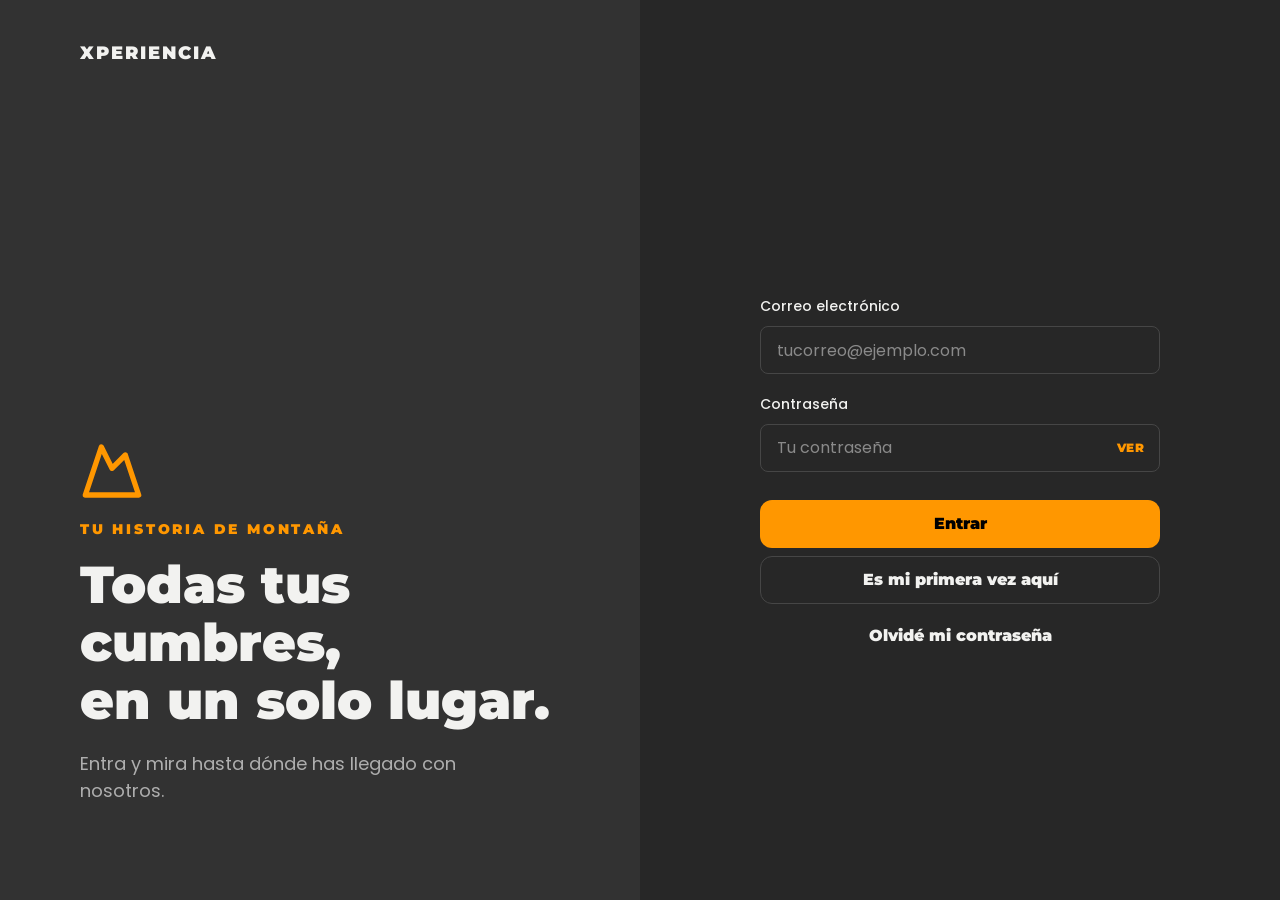
<file: index.html>
<!DOCTYPE html>
<html lang="es">
<head>
<meta charset="UTF-8">
<meta name="viewport" content="width=device-width, initial-scale=1.0">
<title>Mi Xperiencia</title>
<link rel="preconnect" href="https://fonts.googleapis.com">
<link rel="preconnect" href="https://fonts.gstatic.com" crossorigin>
<link href="https://fonts.googleapis.com/css2?family=Montserrat:wght@600;700;800;900&family=Poppins:wght@300;400;500;600&display=swap" rel="stylesheet">
<link rel="stylesheet" href="css/base.css">
<link rel="stylesheet" href="css/viajero.css">
<link rel="stylesheet" href="css/demo.css">
</head>
<body>
<div id="barraDemo" hidden></div>
<script>
/* Va aquí, clásico y en línea, a propósito: corre al instante y sin depender de los módulos.
   Si el módulo de la app tarda o falla, el aviso de "JavaScript bloqueado" no sale por error
   y los fallos de carga se ven en pantalla. */
document.body.className = 'js-ok';
(function(){
  function pintar(msg){
    var d = document.getElementById('errorGlobal');
    if(!d){
      d = document.createElement('div');
      d.id = 'errorGlobal';
      // Arriba, no abajo: abajo tapaba el menú y no dejaba seguir navegando.
      d.style.cssText = 'position:fixed;left:0;right:0;top:0;z-index:9999;' +
        'background:#7A1F1F;color:#fff;font:12px/1.5 -apple-system,sans-serif;' +
        'padding:14px 16px 28px;max-height:40vh;overflow:auto;white-space:pre-wrap;cursor:pointer;';
      d.title = 'Tocar para cerrar';
      d.onclick = function(){ d.remove(); };
      document.body.appendChild(d);
    }
    d.textContent += msg + '\n';
  }
  window.addEventListener('error', function(e){
    pintar('ERROR: ' + e.message + '\nen línea ' + e.lineno);
  });
  window.addEventListener('unhandledrejection', function(e){
    pintar('ERROR (promesa): ' + e.reason);
  });
  window.__pintarError = pintar;
})();
</script>
<script nomodule>document.body.className = '';</script>
<div id="sinJS">
  <b>⚠ El JavaScript está bloqueado</b>
  Este visor no ejecuta la app. Toca el botón de compartir ↗ y elige
  <b>«Abrir en Safari»</b> o <b>«Abrir en Chrome»</b>. Ahí sí funciona todo.
</div>
<div class="curvas"></div>
<div class="app">

<header>
  <svg class="marca-icono" viewBox="0 0 24 24" width="24" height="24" fill="none" stroke="currentColor" stroke-width="2" stroke-linecap="round" stroke-linejoin="round" aria-hidden="true"><path d="m8 3 4 8 5-5 5 15H2L8 3z"/></svg>
  <span class="marca">XPERIENCIA</span>
  <button class="salir" id="btnSalir" onclick="salir()" style="display:none"><svg class="ic-salir" viewBox="0 0 24 24" width="20" height="20" fill="none" stroke="currentColor" stroke-width="2" stroke-linecap="round" stroke-linejoin="round" aria-hidden="true"><path d="m16 17 5-5-5-5"/><path d="M21 12H9"/><path d="M9 21H5a2 2 0 0 1-2-2V5a2 2 0 0 1 2-2h4"/></svg><span class="txt-salir">Salir</span></button>
</header>

<main>

<!-- ===================== ENTRADA ===================== -->
<section class="pantalla acceso viva" id="pEntrada">
  <div class="contenido">
    <div class="saludo">
      <svg class="logo-grande" viewBox="0 0 24 24" width="40" height="40" fill="none" stroke="currentColor" stroke-width="2" stroke-linecap="round" stroke-linejoin="round" role="img" aria-label="Xperiencia"><path d="m8 3 4 8 5-5 5 15H2L8 3z"/></svg>
      <div class="cejilla">Tu historia de montaña</div>
      <h1>Todas tus cumbres,<br>en un solo lugar.</h1>
      <p class="tenue">Entra y mira hasta dónde has llegado con nosotros.</p>
    </div>

    <div class="aviso" id="avisoSinRed" style="display:none"></div>
    <div class="aviso" id="avisoLlegada" style="display:none"></div>
    <div class="aviso" id="avisoInvitacion" style="display:none">
      <b>Te invitaron a un viaje.</b> Si es tu primera vez, toca «Es mi primera vez aquí». Si ya
      tienes cuenta, entra y la unimos a tu inscripción.
    </div>

    <div class="campo">
      <label for="eMail">Correo electrónico</label>
      <input type="email" id="eMail" inputmode="email" autocomplete="username" placeholder="tucorreo@ejemplo.com">
    </div>
    <div class="campo">
      <label for="eClave">Contraseña</label>
      <div class="campo-clave">
        <input type="password" id="eClave" autocomplete="current-password" placeholder="Tu contraseña">
        <button type="button" class="ojo" onclick="verClave('eClave',this)">VER</button>
      </div>
    </div>
    <div id="eError"></div>
  </div>
  <div class="pie-fijo">
    <button class="btn" onclick="entrar()">Entrar</button>
    <button class="btn secundario" onclick="primeraVez()">Es mi primera vez aquí</button>
    <button class="btn fantasma" onclick="ir('pOlvide')">Olvidé mi contraseña</button>
  </div>
</section>

<!-- ===================== REGISTRO ===================== -->
<section class="pantalla acceso" id="pRegistro">
  <div class="contenido">
    <div class="saludo">
      <div class="cejilla" id="cejillaRegistro">Crear cuenta</div>
      <h1 id="tituloRegistro">Empecemos.</h1>
      <p class="tenue" id="subtituloRegistro" style="display:none"></p>
    </div>
    <p class="nota-req">Los campos con <span class="req">*</span> son obligatorios.</p>
    <!-- Datos personales: solo tras confirmar la cuenta (modoCompletarPerfil) o al corregirlos. Crear cuenta pide solo correo y clave. -->
    <div id="camposPersona" style="display:none">
      <div class="campo">
        <label for="rTipoDoc">Tipo de documento<span class="req">*</span></label>
        <select id="rTipoDoc">
          <option value="CC">Cédula de ciudadanía</option><option value="CE">Cédula de extranjería</option>
          <option value="TI">Tarjeta de identidad</option><option value="PASAPORTE">Pasaporte</option>
          <option value="PPT">PPT</option>
        </select>
      </div>
      <div class="campo">
        <label for="rDoc">Número de documento<span class="req">*</span></label>
        <input type="tel" id="rDoc" inputmode="numeric" placeholder="Sin puntos ni comas">
      </div>
      <div class="campo">
        <label for="rNombre">Nombre completo<span class="req">*</span></label>
        <input type="text" id="rNombre" placeholder="Como aparece en tu documento">
      </div>
      <div class="campo">
        <label for="rCel">Celular (WhatsApp)<span class="req">*</span></label>
        <input type="tel" id="rCel" inputmode="numeric" placeholder="3001234567">
      </div>
    </div>
    <div id="camposCuenta">
      <div class="campo">
        <label for="rMail">Correo<span class="req">*</span></label>
        <input type="email" id="rMail" placeholder="tucorreo@ejemplo.com" autocomplete="email">
      </div>
      <div class="campo">
        <label for="rMail2">Repite tu correo<span class="req">*</span></label>
        <input type="email" id="rMail2" placeholder="Escríbelo otra vez" autocomplete="off">
      </div>
      <div class="campo">
        <label for="rClave">Crea una contraseña<span class="req">*</span></label>
        <div class="campo-clave">
          <input type="password" id="rClave" placeholder="Mínimo 8 caracteres" oninput="revisarClave('rClave','rg')">
          <button type="button" class="ojo" onclick="verClave('rClave',this)">VER</button>
        </div>
        <ul class="reglas-clave" id="reglasClave">
          <li id="rg-largo">Al menos 8 caracteres</li>
          <li id="rg-mayus">Una letra mayúscula</li>
          <li id="rg-num">Un número</li>
        </ul>
      </div>
      <div class="campo">
        <label for="rClave2">Repite la contraseña<span class="req">*</span></label>
        <div class="campo-clave">
          <input type="password" id="rClave2" placeholder="Escríbela otra vez" autocomplete="new-password">
          <button type="button" class="ojo" onclick="verClave('rClave2',this)">VER</button>
        </div>
      </div>
    </div>
    <label class="check" id="chkDatos" style="display:none">
      <input type="checkbox" id="rDatos">
      <span>Autorizo el tratamiento de mis datos
        <em>Xperiencia usa mis datos para gestionar mis viajes y mi seguridad en montaña.</em></span>
    </label>
    <div id="rError"></div>
  </div>
  <div class="pie-fijo">
    <button class="btn" id="btnRegistrar" onclick="registrar()">Crear mi cuenta</button>
    <button class="btn secundario" id="btnYaTengo" onclick="volverAEntrada()">Ya tengo cuenta</button>
    <div class="nota-legal" id="notaLegal">
      <p class="legal">Al crear tu cuenta aceptas la política de privacidad. Tus datos médicos solo los ve el equipo de guías.</p>
      <a class="enlace" href="https://xperiencia.com.co/politica-privacidad/" target="_blank" rel="noopener">Política de privacidad</a>
    </div>
  </div>
</section>

<!-- ===================== OLVIDÉ CONTRASEÑA ===================== -->
<section class="pantalla acceso" id="pOlvide">
  <div class="contenido">
    <div class="saludo">
      <div class="cejilla">Recuperar acceso</div>
      <h1>Te mandamos<br>un enlace.</h1>
      <p class="tenue">Escribe el correo con el que te registraste. Te llega un enlace para poner una contraseña nueva.</p>
    </div>
    <div class="campo">
      <label for="oMail">Tu correo</label>
      <input type="email" id="oMail" placeholder="tucorreo@ejemplo.com">
    </div>
    <div id="oError"></div>
  </div>
  <div class="pie-fijo">
    <button class="btn" onclick="recuperar()">Enviar enlace</button>
    <button class="btn secundario" onclick="ir('pEntrada')">Volver</button>
    <a class="btn whatsapp" href="https://api.whatsapp.com/send/?phone=573133052017&text=Hola%2C+no+puedo+entrar+a+la+app+de+Xperiencia" target="_blank" rel="noopener">¿No te llega? Escríbenos por WhatsApp</a>
  </div>
</section>

<!-- ===================== CUENTA DEL EQUIPO (hilo acceso-staff) ===================== -->
<section class="pantalla acceso" id="pStaff">
  <div class="contenido">
    <div class="saludo">
      <div class="cejilla">Equipo Xperiencia</div>
      <h1>Esta cuenta es del equipo de Xperiencia.</h1>
      <p class="tenue">La app de viajeros es para quienes viajan. Tú entras por la oficina.</p>
    </div>
  </div>
  <div class="pie-fijo">
    <a class="btn" href="acceso.html">Ir a la oficina</a>
    <button class="btn secundario" onclick="salir()">Salir</button>
  </div>
</section>

<!-- ===================== CONTRASEÑA NUEVA ===================== -->
<section class="pantalla acceso" id="pClaveNueva">
  <div class="contenido">
    <div class="saludo">
      <div class="cejilla">Recuperar acceso</div>
      <h1>Pon tu contraseña nueva.</h1>
      <p class="tenue">Esta clave reemplaza la anterior. Escoge una que no hayas usado antes.</p>
    </div>
    <div class="campo">
      <label for="nClave">Contraseña nueva</label>
      <div class="campo-clave">
        <input type="password" id="nClave" autocomplete="new-password" placeholder="Mínimo 8 caracteres" oninput="revisarClave('nClave','cn')">
        <button type="button" class="ojo" onclick="verClave('nClave',this)">VER</button>
      </div>
      <ul class="reglas-clave" id="reglasClaveNueva">
        <li id="cn-largo">Al menos 8 caracteres</li>
        <li id="cn-mayus">Una letra mayúscula</li>
        <li id="cn-num">Un número</li>
      </ul>
    </div>
    <div id="nError"></div>
  </div>
  <div class="pie-fijo">
    <button class="btn" onclick="guardarClaveNueva()">Guardar contraseña</button>
    <button class="btn fantasma" onclick="salir()">Volver a entrar</button>
  </div>
</section>

<!-- ===================== MI ESCALERA ===================== -->
<section class="pantalla" id="pEscalera">
  <div class="saludo">
    <div class="perfil-chip" id="chipPerfil">Nivel Montañista</div>
    <h1 id="saludoNombre">Hola</h1>
    <div class="contador">
      <div class="dato"><div class="cifra" id="cifraViajes">0</div><div class="rotulo">Xperiencias</div></div>
      <div class="dato"><div class="cifra" id="cifraNevados">0</div><div class="rotulo">nevados de 9</div></div>
    </div>
  </div>

  <div class="tarjeta pendientes" id="bloquePendientes" style="display:none"></div>

  <div class="aviso" id="avisoPendientes" style="display:none"></div>

  <div class="tarjeta perfil-caja">
    <div class="cejilla">Qué significa tu nivel</div>
    <p class="explica" id="explicaPerfil"></p>
    <button class="enlace" onclick="verPerfiles()" id="btnPerfiles">Ver todos los niveles</button>
    <div id="cajaPerfiles" style="display:none">
      <div class="perfil-fila"><b>Montañista</b><span>Va por las cumbres. Sigue el camino de los nevados, uno tras otro.</span></div>
      <div class="perfil-fila"><b>Todoterreno</b><span>Hace nevados y también ballenas, cañones y pasadías. Le gusta todo.</span></div>
      <div class="perfil-fila"><b>Explorador</b><span>Todavía no ha pisado un nevado. Conoce Colombia por otros caminos.</span></div>
      <div class="perfil-fila"><b>Curioso</b><span>Ya está registrado, todavía no ha viajado con nosotros. Le espera la primera.</span></div>
    </div>
  </div>

  <div class="tarjeta">
    <div class="cejilla">Tu nivel de aventura</div>
    <div class="escalera" id="laEscalera"></div>
    <p class="reco" id="recoTexto"></p>
  </div>

  <div class="tarjeta" id="cajaOtros" style="display:none">
    <div class="cejilla">Además has ido a</div>
    <div class="pastillas" id="listaOtros"></div>
  </div>

  <div class="tarjeta">
    <div class="cejilla">Tus reconocimientos</div>
    <div id="listaPremios"></div>
      </div>

  <div class="tarjeta" id="cajaTerritorio"></div>

  <div class="aviso" id="avisoValidar">
    ¿Te falta algún viaje? Nuestros registros más viejos están incompletos. Agrégalo tú.
  </div>
  <button class="btn secundario" onclick="ir('pValidar')">Revisar mi historial</button>
  <button class="btn secundario" onclick="ir('pDatos')" id="btnMisDatos">Mis datos de montaña</button>

  <div class="enlaces">
    <a class="enlace-caja" href="#" onclick="ir('pTours');return false">
      <svg aria-hidden="true" viewBox="0 0 23.83 23.83" width="24" height="24" fill="none" stroke="currentColor" stroke-width="1.83" stroke-linecap="round" stroke-linejoin="round"><g transform="translate(0.92 0.92)"><path d="M1.83 11C1.83 16.06 5.94 20.17 11 20.17C16.06 20.17 20.17 16.06 20.17 11C20.17 5.94 16.06 1.83 11 1.83C5.94 1.83 1.83 5.94 1.83 11Z"/><path d="M14.89 7.11L13.23 12.07C13.05 12.62 12.62 13.05 12.07 13.23L7.11 14.89L8.77 9.93C8.95 9.38 9.38 8.95 9.93 8.77L14.89 7.11Z"/></g></svg><div class="txt"><b>Ver todos los destinos</b><span>Precios y duración</span></div></a>
    <a class="enlace-caja wa" href="https://api.whatsapp.com/send/?phone=573133052017&text=Hola%2C+vengo+de+la+app+Mi+Xperiencia+y+quiero+preguntar+por+un+viaje" target="_blank" rel="noopener">
      <svg aria-hidden="true" viewBox="0 0 24 24" width="24" height="24" fill="none" stroke="currentColor" stroke-width="2" stroke-linecap="round" stroke-linejoin="round"><path d="M22 16.92v3a2 2 0 0 1-2.18 2 19.79 19.79 0 0 1-8.63-3.07 19.5 19.5 0 0 1-6-6 19.79 19.79 0 0 1-3.07-8.67A2 2 0 0 1 4.11 2h3a2 2 0 0 1 2 1.72c.127.96.361 1.903.7 2.81a2 2 0 0 1-.45 2.11L8.09 9.91a16 16 0 0 0 6 6l1.27-1.27a2 2 0 0 1 2.11-.45c.907.339 1.85.573 2.81.7A2 2 0 0 1 22 16.92z"/></svg><div class="txt"><b>Hablar con Xperiencia</b><span>WhatsApp · 313 305 2017</span></div></a>
  </div>
</section>

<!-- ===================== VALIDAR HISTÓRICO ===================== -->
<section class="pantalla" id="pValidar">
  <div class="saludo">
    <div class="cejilla" id="cejillaValidar">Tu historial</div>
    <div class="pasos" id="pasosValidar" style="display:none"><span class="paso ok">1 Cuenta</span><span class="paso ok">2 Tu viaje</span><span class="paso ok">3 Tus datos</span><span class="paso act">4 Tu historial</span></div>
    <h1>¿Falta alguno?</h1>
    <p class="tenue">Marca los destinos donde ya estuviste con nosotros. Nadie los conoce mejor que tú.</p>
  </div>
  <div id="cajaValidar"></div>
  <div class="pie-pasos">
    <button class="btn" onclick="guardarValidacion()" id="btnGuardarHist">Guardar mi historial</button>
    <button class="btn secundario" onclick="ir('pEscalera')" id="btnVolverHist">Volver</button>
    <button class="btn secundario" onclick="ir('pDatos')" id="btnAtrasHist" style="display:none">Atrás</button>
  </div>
</section>


<!-- ===================== MIS DATOS ===================== -->
<section class="pantalla" id="pDatos">
  <div class="saludo">
    <div class="cejilla" id="cejillaDatos">Datos para viajar</div>
    <div class="pasos" id="pasosDatos" style="display:none"><span class="paso ok">1 Cuenta</span><span class="paso ok">2 Tu viaje</span><span class="paso act">3 Tus datos</span><span class="paso">4 Tu historial</span></div>
    <h1>Tus datos<br>de montaña.</h1>
    <p class="tenue">Los llenas <b>una sola vez</b>. Para el siguiente viaje ya no te los volvemos a pedir.</p>
  </div>

  <div class="tarjeta">
    <div class="cejilla">Identificación</div>
    <p class="nota-req">Los campos con <span class="req">*</span> son obligatorios.</p>
    <p class="pista" id="docRegistrado"></p>
    <button type="button" class="enlace" id="btnCorregirDatos" onclick="corregirRegistro('pDatos')">Corregir mi documento, nombre o celular</button>
    <label for="dNac">Fecha de nacimiento<span class="req">*</span></label>
    <input type="date" id="dNac">
    <label for="dCiudad">Ciudad de origen<span class="req">*</span></label>
    <input type="text" id="dCiudad" placeholder="Bogotá, Medellín, Ibagué...">
    <label for="dIg">Tu Instagram <span class="opc">opcional</span></label>
    <input type="text" id="dIg" placeholder="@tuusuario">
  </div>

  <div class="tarjeta">
    <div class="cejilla">Salud y seguridad</div>
    <p class="pista">Esto solo lo ve el equipo de guías. Nos sirve para cuidarte allá arriba.</p>
    <label for="dEps">EPS<span class="req">*</span></label>
    <input type="text" id="dEps" placeholder="Sura, Sanitas, Nueva EPS...">
    <label for="dRh">Grupo sanguíneo y RH</label>
    <select id="dRh">
      <option value="">No lo sé</option>
      <option>O+</option><option>O-</option><option>A+</option><option>A-</option>
      <option>B+</option><option>B-</option><option>AB+</option><option>AB-</option>
    </select>
    <label for="dCondicion">¿Tienes alguna condición médica?</label>
    <input type="text" id="dCondicion" placeholder="Escribe 'ninguna' si no tienes">
    <label for="dAlergia">¿Eres alérgico a algo?</label>
    <input type="text" id="dAlergia" placeholder="Escribe 'ninguna' si no tienes">
    <label for="dMedicamento">¿Tomas algún medicamento?</label>
    <input type="text" id="dMedicamento" placeholder="Escribe 'ninguno' si no tomas">
    <label for="dDieta">Alimentación</label>
    <select id="dDieta">
      <option>Como de todo</option><option>Vegetariano</option>
      <option>Vegano</option><option>Otra (la cuento por WhatsApp)</option>
    </select>
  </div>

  <div class="tarjeta">
    <div class="cejilla">Contacto de emergencia</div>
    <label for="dEmerg">Nombre completo<span class="req">*</span></label>
    <input type="text" id="dEmerg" placeholder="A quién llamamos si algo pasa">
    <label for="dTelEmerg">Celular de tu contacto<span class="req">*</span></label>
    <input type="tel" id="dTelEmerg" inputmode="numeric" placeholder="3001234567">
    <label for="dParentesco">¿Qué es tuyo?</label>
    <input type="text" id="dParentesco" placeholder="Mamá, pareja, hermano...">
  </div>

  <div class="tarjeta">
    <div class="cejilla">Para el recuerdo</div>
    <label for="dTalla">Talla de camiseta</label>
    <select id="dTalla">
      <option value="">Escoge</option>
      <option>XS</option><option>S</option><option>M</option>
      <option>L</option><option>XL</option><option>XXL</option>
    </select>
    <label for="dComo">¿Cómo llegaste a nosotros?</label>
    <select id="dComo">
      <option value="">Escoge</option>
      <option>Instagram</option><option>Google</option><option>Un amigo me recomendó</option>
      <option>Facebook</option><option>TikTok</option><option>YouTube</option>
      <option>Podcast</option><option>Ya había viajado con ustedes</option><option>Otro</option>
    </select>
  </div>

  <div id="dError"></div>
  <div class="pie-pasos">
    <button class="btn" onclick="guardarDatos()" id="btnGuardarDatos">Guardar mis datos</button>
    <button class="btn secundario" onclick="ir('pEscalera')" id="btnVolverDatos">Volver</button>
  </div>
</section>

<!-- ===================== INSCRIBIRME ===================== -->
<section class="pantalla" id="pInscribir">
  <button type="button" class="enlace atras" id="btnAtrasInscribir" onclick="corregirRegistro('pInscribir')" style="display:none">← Corregir mis datos de registro</button>
  <div class="saludo">
    <div class="cejilla" id="cejillaInscribir">Tu inscripción</div>
    <div class="pasos" id="pasosInscribir" style="display:none"><span class="paso ok">1 Cuenta</span><span class="paso act">2 Tu viaje</span><span class="paso">3 Tus datos</span><span class="paso">4 Tu historial</span></div>
    <h1 id="tituloInscribir">Confirma<br>tu viaje.</h1>
    <p class="tenue" id="sugerencia"></p>
  </div>

  <div class="aviso" id="avisoIntencion" style="display:none"></div>

  <div class="tarjeta salida">
    <div class="cejilla">Tu salida</div>
    <label for="iSalida">Salida<span class="req">*</span></label>
    <select id="iSalida"></select>
    <p class="pista" id="infoSalida"></p>
  </div>

  <div class="tarjeta">
    <div class="cejilla">¿Quién va contigo?</div>
    <p class="pista">Agrega ahora a quienes van contigo: cada persona ocupa un cupo.
      Después de inscribirte, sumar a alguien se hace por
      <a class="enlace" id="waSumar" href="#" target="_blank" rel="noopener">WhatsApp</a>.
      De ellas guardamos el nombre y, si lo tienes, el documento; sus datos de salud los llena
      cada quien en su cuenta.</p>
    <div id="listaAcompanantes"></div>
    <button type="button" class="btn secundario" id="btnAgregarAcomp" onclick="agregarAcompanante()">+ Agregar un acompañante</button>
    <p class="pista" id="resumenPersonas"></p>
  </div>

  <div class="tarjeta">
    <div class="cejilla">Política de cancelación</div>
    <p class="pista politica" id="textoPolitica"></p>
    <label class="check" id="chkPolitica">
      <input type="checkbox" id="iPolitica" onchange="this.parentNode.classList.toggle('on', this.checked)">
      <span>He leído y acepto la política de cancelación</span>
    </label>
    <label class="check" id="chkDatos1581">
      <input type="checkbox" id="iDatos" onchange="this.parentNode.classList.toggle('on', this.checked)">
      <span>Autorizo el tratamiento de mis datos personales
        <em>Ley 1581 de 2012. Xperiencia los usa para gestionar mi viaje y mi seguridad en montaña.</em></span>
    </label>
  </div>

  <p class="aviso-cupo" id="avisoCupo">
    <b>Tu inscripción queda registrada.</b> El cupo se confirma cuando validemos tu abono: sube el
    comprobante en «Mi viaje».
  </p>

  <div id="iError"></div>
  <div class="pie-pasos">
    <button class="btn" onclick="inscribirme()" id="btnInscribir">Confirmar mi inscripción</button>
  </div>
</section>

<!-- ===================== MI VIAJE ===================== -->
<section class="pantalla" id="pMiViaje">
  <div class="saludo">
    <div class="cejilla">Mis inscripciones</div>
    <h1>Mi viaje.</h1>
    <p class="tenue">Lo que has pagado, lo que falta y el estado de cada reserva.</p>
  </div>
  <div id="listaMiViaje"></div>
  <button class="btn secundario" onclick="ir('pSalidas')">Inscribirme a una salida</button>
</section>

<!-- ===================== SUBIR COMPROBANTE ===================== -->
<section class="pantalla" id="pComprobante">
  <div class="saludo">
    <div class="cejilla">Tu abono</div>
    <h1>Sube tu<br>comprobante.</h1>
    <p class="tenue">Cuando lo validemos, baja tu saldo.</p>
  </div>
  <div class="tarjeta">
    <label for="cDestino">¿A qué inscripción va?<span class="req">*</span></label>
    <select id="cDestino"></select>
    <label for="cCuenta">¿A qué cuenta pagaste?<span class="req">*</span></label>
    <select id="cCuenta"></select>
    <div id="datosPagoComp" class="datos-pago" style="display:none"></div>
    <label for="cMonto">¿Cuánto abonaste?<span class="req">*</span></label>
    <div class="con-moneda">
      <span id="cSimbolo">$</span>
      <input type="tel" id="cMonto" inputmode="numeric" placeholder="390000">
    </div>
    <p class="pista" id="cPista"></p>
    <label for="cArchivo">Foto o PDF del comprobante<span class="req">*</span></label>
    <input type="file" id="cArchivo" accept="image/*,application/pdf">
    <p class="pista">Máximo 10 MB. Si pesa más, mándalo por WhatsApp.</p>
    <div style="margin-top:22px"></div>
    <button class="btn" id="btnComprobante" onclick="enviarComprobante()">Enviar comprobante</button>
    <button class="btn secundario" onclick="ir('pMiViaje')">Volver</button>
    <div id="cError"></div>
  </div>
</section>

<!-- ===================== COMPROBANTE ENVIADO ===================== -->
<section class="pantalla" id="pEnviado">
  <div class="sello-ok" aria-hidden="true"><svg viewBox="0 0 24 24" width="48" height="48" fill="none" stroke="currentColor" stroke-width="2" stroke-linecap="round" stroke-linejoin="round"><path d="M21.801 10A10 10 0 1 1 17 3.335"/><path d="m9 11 3 3L22 4"/></svg></div>
  <h1>Comprobante enviado.</h1>
  <p class="tenue">La oficina lo revisa en horario hábil. Cuando lo valide o lo rechace, lo verás aquí, en «Mi viaje».</p>
  <div class="tarjeta resumen">
    <div class="fila-res"><span>Monto enviado</span><b class="monto" id="eMonto"></b></div>
    <div class="fila-res"><span>Medio</span><b id="eMedio"></b></div>
    <div class="fila-res"><span>Estado</span><b class="estado-pastilla" id="eEstado"></b></div>
  </div>
  <div class="aviso-info"><b>Tu saldo no cambia todavía</b>Cambia cuando la oficina lo valide.</div>
  <div class="pie-pasos">
    <button class="btn" onclick="ir('pMiViaje')">Volver a mi viaje</button>
    <button class="btn secundario" onclick="ir('pComprobante')">Subir otro comprobante</button>
  </div>
</section>

<!-- ===================== TOURS ===================== -->
<section class="pantalla" id="pTours">
  <div class="saludo">
    <div class="cejilla">Catálogo</div>
    <h1>Todos<br>los destinos.</h1>
  </div>
  <div id="listaTours"></div>
</section>

<!-- ===================== PRÓXIMAS SALIDAS ===================== -->
<section class="pantalla" id="pSalidas">
  <div class="saludo">
    <div class="cejilla">Calendario</div>
    <h1>Próximas<br>salidas.</h1>
    <p class="tenue">Las fechas que ya tienen grupo armándose y cuántos cupos quedan.
      Si te sirve alguna, inscríbete aquí o escríbenos.</p>
  </div>
  <div id="listaSalidas"></div>
</section>

</main>

<nav id="navegador" style="display:none">
  <button class="on" data-p="pEscalera" onclick="ir('pEscalera')"><svg aria-hidden="true" viewBox="0 0 23.83 23.83" width="24" height="24" fill="none" stroke="currentColor" stroke-width="1.83" stroke-linecap="round" stroke-linejoin="round"><g transform="translate(0.92 0.92)"><path d="M7.33 2.75L11 10.08L15.58 5.5L20.17 19.25L1.83 19.25L7.33 2.75Z"/></g></svg><span>Mi nivel</span></button>
  <button data-p="pTours" onclick="ir('pTours')"><svg aria-hidden="true" viewBox="0 0 23.83 23.83" width="24" height="24" fill="none" stroke="currentColor" stroke-width="1.83" stroke-linecap="round" stroke-linejoin="round"><g transform="translate(0.92 0.92)"><path d="M1.83 11C1.83 16.06 5.94 20.17 11 20.17C16.06 20.17 20.17 16.06 20.17 11C20.17 5.94 16.06 1.83 11 1.83C5.94 1.83 1.83 5.94 1.83 11Z"/><path d="M14.89 7.11L13.23 12.07C13.05 12.62 12.62 13.05 12.07 13.23L7.11 14.89L8.77 9.93C8.95 9.38 9.38 8.95 9.93 8.77L14.89 7.11Z"/></g></svg><span>Destinos</span></button>
  <button data-p="pMiViaje" onclick="ir('pMiViaje')"><svg aria-hidden="true" viewBox="0 0 23.83 23.83" width="24" height="24" fill="none" stroke="currentColor" stroke-width="1.83" stroke-linecap="round" stroke-linejoin="round"><g transform="translate(0.92 0.92)"><path d="M3.67 9.17C3.67 7.14 5.31 5.5 7.33 5.5L14.67 5.5C16.69 5.5 18.33 7.14 18.33 9.17L18.33 18.33C18.33 19.35 17.51 20.17 16.5 20.17L5.5 20.17C4.49 20.17 3.67 19.35 3.67 18.33L3.67 9.17Z"/><path d="M7.33 9.17L14.67 9.17M7.33 16.5L14.67 16.5"/><path d="M7.33 20.17L7.33 14.67C7.33 14.18 7.53 13.71 7.87 13.37C8.21 13.03 8.68 12.83 9.17 12.83L12.83 12.83C13.32 12.83 13.79 13.03 14.13 13.37C14.47 13.71 14.67 14.18 14.67 14.67L14.67 20.17M8.25 5.5L8.25 3.67C8.25 2.65 9.07 1.83 10.08 1.83L11.92 1.83C12.4 1.83 12.87 2.03 13.21 2.37C13.56 2.71 13.75 3.18 13.75 3.67L13.75 5.5"/></g></svg><span>Mi viaje</span></button>
  <button data-p="pSalidas" onclick="ir('pSalidas')"><svg aria-hidden="true" viewBox="0 0 23.83 23.83" width="24" height="24" fill="none" stroke="currentColor" stroke-width="1.83" stroke-linecap="round" stroke-linejoin="round"><g transform="translate(0.92 0.92)"><path d="M7.33 1.83L7.33 4.58M14.67 1.83L14.67 4.58"/><path d="M4.58 2.75L17.42 2.75C17.9 2.75 18.37 2.94 18.71 3.29C19.06 3.63 19.25 4.1 19.25 4.58L19.25 17.42C19.25 17.9 19.06 18.37 18.71 18.71C18.37 19.06 17.9 19.25 17.42 19.25L4.58 19.25C4.1 19.25 3.63 19.06 3.29 18.71C2.94 18.37 2.75 17.9 2.75 17.42L2.75 4.58C2.75 3.57 3.57 2.75 4.58 2.75Z"/><path d="M2.75 8.25L19.25 8.25"/></g></svg><span>Salidas</span></button>
</nav>
</div>

<script src="vendor/supabase.js"></script>
<script type="module" src="js/viajero/main.js"
  onerror="__pintarError('ERROR: no se pudo cargar la app (falta o falló un archivo de js/viajero/).')"></script>
</body>
</html>
</file>
<file: css/base.css>
:root{
  --naranja:#FF9700; --naranja-hot:#FC6404; --naranja-luz:#FEBF4D;
  --negro:#000000; --carbon:#272727; --grafito:#323232; --humo:#393939;
  --niebla:#8A8A8A; --hielo:#F2F2F0; --blanco:#FFFFFF;
  --ok:#2E7D4F;
}
*{margin:0;padding:0;box-sizing:border-box}
#sinJS{position:fixed;top:0;left:0;right:0;z-index:9998;background:#7A1F1F;color:#fff;
  font:13px/1.6 -apple-system,BlinkMacSystemFont,'Segoe UI',Roboto,sans-serif;
  padding:14px 18px;text-align:left}
#sinJS b{display:block;font-size:14px;margin-bottom:4px}
body.js-ok #sinJS{display:none}
body.js-ok{padding-top:0}
body:not(.js-ok){padding-top:96px}
html{-webkit-text-size-adjust:100%;background:#272727;color:#F2F2F0;
  min-height:100%;color-scheme:dark}
body{
  font-family:'Poppins',-apple-system,BlinkMacSystemFont,'Segoe UI',Roboto,sans-serif;
  background:#272727; color:#F2F2F0;
  min-height:100vh; min-height:100dvh; line-height:1.55; overflow-x:hidden;
}
.app{max-width:560px;margin:0 auto;min-height:100vh;min-height:100dvh;
  position:relative;background:#272727}

/* ---------- textura de altímetro: líneas de nivel al fondo ---------- */
.curvas{position:fixed;inset:0;z-index:0;opacity:.055;pointer-events:none;
  background-image:repeating-linear-gradient(to bottom,transparent 0 38px,var(--hielo) 38px 39px)}

/* ---------- cabecera ---------- */
header{position:relative;z-index:2;padding:22px 22px 14px;
  display:flex;align-items:center;justify-content:space-between;gap:12px}
.marca-caja{display:flex;flex-direction:column;gap:3px}
.logo{height:22px;width:auto;display:block}
.marca-caja small{font-family:'Montserrat',-apple-system,BlinkMacSystemFont,'Segoe UI',Roboto,sans-serif;font-weight:600;font-size:8.5px;
  letter-spacing:.3em;text-transform:uppercase;color:var(--niebla);padding-left:2px}
.logo-grande{width:230px;max-width:72%;height:auto;display:block;margin:4px 0 24px}
.salir{background:none;border:1px solid var(--humo);color:var(--niebla);
  font-family:'Poppins';font-size:11px;padding:7px 13px;border-radius:99px;cursor:pointer}
.salir:hover{border-color:var(--naranja);color:var(--naranja)}

main{position:relative;z-index:2;padding:0 22px 120px}

/* ---------- tipografía ---------- */
h1{font-family:'Montserrat',-apple-system,BlinkMacSystemFont,'Segoe UI',Roboto,sans-serif;font-weight:800;font-size:29px;line-height:1.1;
  letter-spacing:-.02em;color:#F2F2F0}
h2{font-family:'Montserrat',-apple-system,BlinkMacSystemFont,'Segoe UI',Roboto,sans-serif;font-weight:700;font-size:17px;letter-spacing:-.01em;
  margin-bottom:14px;color:#F2F2F0}
.cejilla{font-family:'Montserrat',-apple-system,BlinkMacSystemFont,'Segoe UI',Roboto,sans-serif;font-weight:700;font-size:10px;letter-spacing:.24em;
  text-transform:uppercase;color:var(--naranja);margin-bottom:9px}
.tenue{color:var(--niebla);font-size:13.5px}

/* ---------- tarjetas ---------- */
.tarjeta{background:var(--grafito);border-radius:16px;padding:20px;margin-bottom:14px;
  border:1px solid #3d3d3d}

/* ---------- botones ---------- */
.btn{display:block;width:100%;background:var(--naranja);color:var(--negro);border:none;
  font-family:'Montserrat',-apple-system,BlinkMacSystemFont,'Segoe UI',Roboto,sans-serif;font-weight:800;font-size:14px;letter-spacing:.02em;
  padding:16px;border-radius:12px;cursor:pointer;text-align:center}
.btn:hover{background:var(--naranja-hot);color:#fff}
.btn:disabled{background:var(--humo);color:var(--niebla);cursor:not-allowed}
.btn.fantasma{background:transparent;border:1.5px solid #5A5A5A;color:#F2F2F0}
.btn.fantasma:hover{border-color:var(--naranja);color:var(--naranja);background:none}
.btn+.btn{margin-top:10px}
.enlace{display:block;width:100%;background:none;border:none;color:var(--niebla);
  font-family:'Poppins';font-size:13px;padding:15px 0 2px;cursor:pointer;text-decoration:underline}
.enlace:hover{color:var(--naranja)}

/* ---------- campos ---------- */
label{display:block;font-size:11.5px;font-weight:600;letter-spacing:.06em;
  text-transform:uppercase;color:var(--niebla);margin:16px 0 7px}
input,select{width:100%;background:var(--carbon);border:1.5px solid var(--humo);
  color:var(--hielo);font-family:'Poppins';font-size:16px;padding:14px;border-radius:11px}
input:focus,select:focus{outline:none;border-color:var(--naranja)}
.dos{display:grid;grid-template-columns:1.4fr 1fr;gap:9px}
.pasos{display:flex;gap:6px;margin-top:18px;flex-wrap:wrap}
.paso{font-family:'Montserrat',-apple-system,BlinkMacSystemFont,'Segoe UI',Roboto,sans-serif;font-weight:700;font-size:9.5px;letter-spacing:.08em;
  text-transform:uppercase;padding:5px 10px;border-radius:99px;
  border:1px solid #4A4A4A;color:#7A7A7A}
.paso.ok{border-color:#25D366;color:#25D366}
.paso.act{background:#FF9700;border-color:#FF9700;color:#000}
.pista{font-size:11.5px;color:#9A9A98;margin-top:8px;line-height:1.5}
select{appearance:none;background-image:url("data:image/svg+xml;utf8,<svg xmlns='http://www.w3.org/2000/svg' width='12' height='8'><path d='M1 1l5 5 5-5' stroke='%23FF9700' stroke-width='2' fill='none'/></svg>");
  background-repeat:no-repeat;background-position:right 15px center}

/* ================= FIRMA: LA ESCALERA ================= */
.escalera{position:relative;padding:6px 0 6px 52px;margin:6px 0}
/* la cuerda que une los peldaños */
.escalera::before{content:'';position:absolute;left:19px;top:20px;bottom:20px;width:2px;
  background:linear-gradient(to top,var(--humo) 0%,var(--humo) var(--avance,0%),transparent var(--avance,0%));}
.escalera::after{content:'';position:absolute;left:19px;bottom:20px;width:2px;height:var(--avance,0%);
  background:linear-gradient(to top,var(--naranja-luz),var(--naranja));border-radius:2px}
.peldano{position:relative;padding:9px 0;display:flex;align-items:center;gap:12px}
.cota{position:absolute;left:-52px;top:50%;transform:translateY(-50%);
  width:38px;height:38px;border-radius:50%;display:grid;place-items:center;
  background:var(--carbon);border:2px solid var(--humo);
  font-family:'Montserrat',-apple-system,BlinkMacSystemFont,'Segoe UI',Roboto,sans-serif;font-weight:800;font-size:13px;color:var(--niebla);z-index:2}
.peldano.hecho .cota{background:var(--naranja);border-color:var(--naranja);color:var(--negro)}
.peldano.sigue .cota{border-color:var(--naranja);color:var(--naranja);
  box-shadow:0 0 0 5px rgba(255,151,0,.14)}
.nombre-peldano{font-size:14.5px;font-weight:500;color:var(--niebla)}
.peldano.hecho .nombre-peldano{color:var(--hielo);font-weight:600}
.peldano.sigue .nombre-peldano{color:var(--naranja);font-weight:600}
.veces{font-family:'Montserrat',-apple-system,BlinkMacSystemFont,'Segoe UI',Roboto,sans-serif;font-weight:700;font-size:10px;color:var(--negro);
  background:var(--naranja-luz);padding:2px 7px;border-radius:99px}
.etiq-sigue{font-family:'Montserrat',-apple-system,BlinkMacSystemFont,'Segoe UI',Roboto,sans-serif;font-weight:700;font-size:9px;letter-spacing:.16em;
  text-transform:uppercase;color:var(--naranja);border:1px solid var(--naranja);
  padding:2px 7px;border-radius:99px}
.fase0{padding:9px 0 15px;position:relative}
.fase0 .cota{border-style:dashed;font-size:10px}

/* ---------- resumen superior ---------- */
.saludo{padding:8px 0 22px}
.perfil-chip{display:inline-block;font-family:'Montserrat',-apple-system,BlinkMacSystemFont,'Segoe UI',Roboto,sans-serif;font-weight:800;font-size:10px;
  letter-spacing:.18em;text-transform:uppercase;padding:5px 12px;border-radius:99px;
  background:var(--naranja);color:var(--negro);margin-bottom:14px}
.perfil-chip.explorador{background:var(--ok);color:#fff}
.perfil-chip.todoterreno{background:var(--naranja-luz);color:var(--negro)}
.perfil-chip.curioso{background:var(--humo);color:var(--hielo)}
.contador{display:flex;gap:26px;margin-top:16px;padding-top:16px;border-top:1px solid var(--humo)}
.dato .cifra{font-family:'Montserrat',-apple-system,BlinkMacSystemFont,'Segoe UI',Roboto,sans-serif;font-weight:900;font-size:30px;color:var(--naranja);line-height:1}
.dato .rotulo{font-size:10.5px;letter-spacing:.12em;text-transform:uppercase;color:var(--niebla);margin-top:5px}

/* ---------- explicacion de perfiles ---------- */
.reco{font-size:13px;color:#C8C8C6;line-height:1.6;margin-top:16px;padding-top:15px;
  border-top:1px solid #454545}
.demo-caja{border-style:dashed;border-color:#5A5A5A}
.demo-lista{display:grid;grid-template-columns:1fr 1fr;gap:8px;margin-top:14px}
.demo-btn{background:#272727;border:1px solid #4A4A4A;border-radius:10px;padding:11px 10px;
  cursor:pointer;text-align:left;font-family:'Poppins'}
.demo-btn:hover{border-color:#FF9700}
.demo-btn b{display:block;font-family:'Montserrat',-apple-system,BlinkMacSystemFont,'Segoe UI',Roboto,sans-serif;font-weight:700;font-size:13px;color:#F2F2F0}
.demo-btn span{display:block;font-size:10.5px;color:#9A9A98;margin-top:2px}
.explica{font-size:13.5px;color:#C8C8C6;line-height:1.6}
.perfil-fila{padding:12px 0;border-top:1px solid #454545}
.perfil-fila b{display:block;font-family:'Montserrat',-apple-system,BlinkMacSystemFont,'Segoe UI',Roboto,sans-serif;font-weight:700;font-size:13px;color:#FF9700;margin-bottom:2px}
.perfil-fila span{font-size:12.5px;color:#A8A8A6;line-height:1.5}

/* ---------- recompensas ---------- */
.premio{display:flex;align-items:center;gap:13px;padding:12px 0;border-bottom:1px solid var(--humo)}
.premio:last-child{border-bottom:none}
.medalla{width:40px;height:40px;flex-shrink:0;border-radius:12px;display:grid;place-items:center;
  background:#1E1E1E;border:1.5px dashed #6A6A6A;
  font-family:'Montserrat',-apple-system,BlinkMacSystemFont,'Segoe UI',Roboto,sans-serif;font-weight:800;font-size:14px;color:#B4B4B4}
.premio.ganado .medalla{background:var(--naranja);border:1.5px solid var(--naranja);color:var(--negro)}
.premio-txt{flex:1;min-width:0}
.premio-txt b{display:block;font-family:'Montserrat',-apple-system,BlinkMacSystemFont,'Segoe UI',Roboto,sans-serif;font-weight:700;font-size:14px;color:#D6D6D4}
.premio.ganado .premio-txt b{color:#FFFFFF}
.premio-txt span{font-size:12px;color:#A0A0A0;display:block;margin-top:1px}
.premio.ganado .premio-txt span{color:var(--naranja-luz)}
.premio.siguiente .medalla{border-color:var(--naranja);color:var(--naranja);border-style:solid}
.premio.siguiente .premio-txt b{color:var(--naranja)}

/* ---------- listas de destinos (no nevados) ---------- */
.pastillas{display:flex;flex-wrap:wrap;gap:7px;margin-top:4px}
.pastilla{font-size:12px;padding:6px 12px;border-radius:99px;background:var(--carbon);
  border:1px solid var(--humo);color:var(--hielo)}
.pastilla b{color:var(--naranja);font-family:'Montserrat',-apple-system,BlinkMacSystemFont,'Segoe UI',Roboto,sans-serif;font-size:10px;margin-left:4px}

/* ---------- grupos en formación ---------- */
.grupo{background:var(--grafito);border:1px solid #3d3d3d;border-left:3px solid var(--naranja);
  border-radius:12px;padding:16px;margin-bottom:11px}
.grupo h3{font-family:'Montserrat',-apple-system,BlinkMacSystemFont,'Segoe UI',Roboto,sans-serif;font-weight:700;font-size:15px;margin-bottom:3px}
.grupo .cuando{font-size:12px;color:var(--niebla);margin-bottom:12px}
.barra{height:8px;background:#1E1E1E;border-radius:99px;overflow:hidden;margin:11px 0 8px;position:relative}
.barra i{position:absolute;left:0;top:0;height:100%;background:#5A4520;border-radius:99px}
.barra span{position:absolute;left:0;top:0;height:100%;
  background:linear-gradient(90deg,var(--naranja-luz),var(--naranja));border-radius:99px}
.conteo{font-size:11.5px;color:#9A9A98;margin-bottom:6px}
.conteo b{color:#FF9700;font-family:'Montserrat',-apple-system,BlinkMacSystemFont,'Segoe UI',Roboto,sans-serif;font-weight:700;font-size:11.5px}
.viajero.res{border-color:#25D366;color:#D6D6D4}
.viajero.res b{color:#fff}
.toggle{margin-left:8px;background:none;border:1px solid #6A6A6A;color:#B4B4B4;
  font-family:'Poppins';font-size:9.5px;padding:2px 7px;border-radius:99px;cursor:pointer}
.toggle:hover{border-color:#FF9700;color:#FF9700}
.ya-reservo{margin-top:14px;text-align:center;font-family:'Montserrat',-apple-system,BlinkMacSystemFont,'Segoe UI',Roboto,sans-serif;font-weight:700;
  font-size:13px;color:#25D366;border:1.5px solid #25D366;border-radius:12px;padding:14px}
.faltan{font-family:'Montserrat',-apple-system,BlinkMacSystemFont,'Segoe UI',Roboto,sans-serif;font-weight:700;font-size:12px;color:var(--naranja)}
.faltan.completo{color:var(--ok)}
.viajeros{display:flex;flex-wrap:wrap;gap:6px;margin-top:11px}
.viajero{font-size:11px;background:var(--carbon);border:1px solid var(--humo);
  padding:5px 10px;border-radius:99px;color:var(--niebla)}
.viajero b{color:var(--hielo);font-weight:600}
.grupo.mio{border-left-color:#25D366}
.sello{display:inline-block;font-family:'Montserrat',-apple-system,BlinkMacSystemFont,'Segoe UI',Roboto,sans-serif;font-weight:700;font-size:9px;
  letter-spacing:.14em;text-transform:uppercase;color:#25D366;border:1px solid #25D366;
  padding:3px 9px;border-radius:99px;margin-bottom:9px}
.cuando em{font-style:normal;color:#FF9700;font-weight:600}
a.btn.reservar{margin-top:14px;text-decoration:none;line-height:1.3}
.salir-grupo{font-size:12.5px;padding:11px 0 2px;color:#8A8A8A}

/* ---------- enlaces a la web y WhatsApp ---------- */
.enlaces{display:grid;grid-template-columns:1fr 1fr;gap:10px;margin-top:14px}
.enlace-caja{display:block;text-decoration:none;background:#323232;border:1px solid #3d3d3d;
  border-radius:14px;padding:15px 14px;color:#F2F2F0}
.enlace-caja i{display:block;font-style:normal;font-size:19px;color:#FF9700;margin-bottom:7px}
.enlace-caja b{display:block;font-family:'Montserrat',-apple-system,BlinkMacSystemFont,'Segoe UI',Roboto,sans-serif;font-weight:700;font-size:13px;line-height:1.25}
.enlace-caja span{display:block;font-size:10.5px;color:#A0A0A0;margin-top:3px}
.enlace-caja:hover{border-color:#FF9700}
.enlace-caja.wa i{color:#25D366}

/* ---------- pago ---------- */
.con-moneda{display:flex;align-items:center;gap:9px}
.con-moneda span{font-family:'Montserrat',sans-serif;font-weight:800;font-size:18px;color:#FF9700}
.con-moneda input{flex:1}
.datos-pago{background:#1E1E1E;border:1px solid #4A4A4A;border-radius:11px;
  padding:13px 15px;margin-top:11px;font-size:13px;line-height:1.65;color:#D6D6D4}
.datos-pago b{color:#FF9700;font-family:'Montserrat',sans-serif;font-size:13px}
input[type=file]{padding:11px;font-size:13px;color:#A0A0A0}

/* ---------- catálogo de tours ---------- */
.tour{background:#323232;border:1px solid #3d3d3d;border-radius:14px;padding:16px;margin-bottom:11px}
.tour.reco{border-color:#FF9700}
.tour h3{font-family:'Montserrat',-apple-system,BlinkMacSystemFont,'Segoe UI',Roboto,sans-serif;font-weight:700;font-size:15px;margin-bottom:4px;color:#F2F2F0}
.tour-meta{font-size:12.5px;color:#FF9700;font-weight:500;margin-bottom:13px}
.tour-btns{display:flex;gap:8px}
.mini{flex:1;text-align:center;text-decoration:none;background:#FF9700;color:#000;border:none;
  font-family:'Montserrat',-apple-system,BlinkMacSystemFont,'Segoe UI',Roboto,sans-serif;font-weight:700;font-size:12px;padding:11px;border-radius:9px;cursor:pointer}
.mini.gris{background:transparent;border:1.5px solid #5A5A5A;color:#D6D6D4}
.reco-sello{color:#FF9700;border-color:#FF9700}
.hecho-sello{color:#25D366;border-color:#25D366}
.opc{text-transform:none;letter-spacing:0;color:#7A7A7A;font-weight:400}

/* ---------- modal ---------- */
.modal{position:fixed;inset:0;z-index:50;background:rgba(0,0,0,.78);
  display:flex;align-items:center;justify-content:center;padding:24px}
.modal-caja{background:#323232;border:1px solid #4a4a4a;border-radius:18px;
  padding:24px;max-width:400px;width:100%}
.btn.peligro{background:#C0392B;color:#fff}
.btn.peligro:hover{background:#A93226}

/* ---------- navegación inferior ---------- */
nav{position:fixed;bottom:0;left:0;right:0;z-index:20;background:rgba(0,0,0,.94);
  backdrop-filter:blur(14px);border-top:1px solid var(--humo);display:flex;
  max-width:560px;margin:0 auto;padding-bottom:env(safe-area-inset-bottom)}
nav button{flex:1;background:none;border:none;color:var(--niebla);padding:13px 4px 15px;
  font-family:'Montserrat',-apple-system,BlinkMacSystemFont,'Segoe UI',Roboto,sans-serif;font-weight:700;font-size:9.5px;letter-spacing:.1em;
  text-transform:uppercase;cursor:pointer;border-top:2px solid transparent;margin-top:-1px}
nav button.on{color:var(--naranja);border-top-color:var(--naranja)}
nav button i{display:block;font-style:normal;font-size:17px;margin-bottom:3px}

/* ---------- utilidades ---------- */
.pantalla{display:none;animation:sube .3s ease}
.pantalla.viva{display:block}
@keyframes sube{from{opacity:0;transform:translateY(9px)}to{opacity:1;transform:none}}
.aviso{background:rgba(255,151,0,.09);border:1px solid rgba(255,151,0,.32);
  border-radius:11px;padding:13px 15px;font-size:12.5px;margin-bottom:14px;color:var(--naranja-luz)}
.error{background:rgba(200,40,40,.12);border:1px solid rgba(220,70,70,.4);
  border-radius:11px;padding:12px 15px;font-size:13px;margin-top:14px;color:#FF9E9E}
.vacio{text-align:center;padding:40px 20px;color:var(--niebla)}
.vacio p{font-size:14px;margin-bottom:18px}
.check{display:flex;align-items:flex-start;gap:11px;padding:12px;background:var(--carbon);
  border:1.5px solid var(--humo);border-radius:11px;margin-bottom:8px;cursor:pointer}
.check.on{border-color:var(--naranja);background:rgba(255,151,0,.07)}
.check input{width:19px;height:19px;flex-shrink:0;margin-top:1px;accent-color:var(--naranja)}
.check span{font-size:14px}
.check em{display:block;font-style:normal;font-size:11px;color:var(--niebla);margin-top:2px}
.legal{font-size:11px;color:var(--niebla);line-height:1.65;margin-top:16px}
.legal a{color:var(--naranja)}
@media(prefers-reduced-motion:reduce){*{animation:none!important;transition:none!important}}

/* ── v10: obligatorios, contraseña, avisos ── */
.req{color:var(--naranja);font-weight:800;margin-left:3px}
.nota-req{font-size:11px;color:var(--niebla);margin:0 0 14px}
.campo-clave{position:relative}
.campo-clave input{padding-right:62px}
.ojo{position:absolute;right:10px;top:50%;transform:translateY(-50%);background:none;border:0;
  color:var(--naranja);font-size:11px;font-weight:700;letter-spacing:.04em;cursor:pointer;
  padding:8px 6px;font-family:'Montserrat',-apple-system,sans-serif}
.reglas-clave{list-style:none;padding:0;margin:8px 0 0;font-size:11.5px;line-height:1.9;color:var(--niebla)}
.reglas-clave li::before{content:'○ ';color:var(--niebla)}
.reglas-clave li.ok{color:var(--ok)}
.reglas-clave li.ok::before{content:'✓ ';color:var(--ok)}
.toast{position:fixed;left:16px;right:16px;bottom:88px;z-index:9998;background:var(--ok);color:#fff;
  font-size:13.5px;line-height:1.5;padding:14px 16px;border-radius:12px;text-align:center;
  box-shadow:0 10px 30px rgba(0,0,0,.45)}
.toast.malo{background:#7A1F1F}
.aviso-cupo{font-size:12px;line-height:1.6;color:var(--niebla);border-left:2px solid var(--naranja);
  padding:2px 0 2px 12px;margin:14px 0 0}
.medalla.cifra{font-size:10.5px;letter-spacing:-.03em;border-style:solid;
  border-color:var(--naranja);color:var(--naranja)}

/* ── 7b: Mi viaje, acompañantes, comprobante ── */
.cifras-m{display:flex;gap:8px;margin:12px 0 4px}
.cifra-m{flex:1;background:var(--carbon);border:1px solid var(--humo);border-radius:11px;padding:9px 8px;text-align:center;min-width:0}
.cifra-m span{display:block;font-size:10px;font-weight:600;letter-spacing:.06em;text-transform:uppercase;color:var(--niebla)}
.cifra-m b{display:block;font-family:'Montserrat',-apple-system,sans-serif;font-size:13px;margin-top:3px;overflow-wrap:anywhere}
.cifra-m.saldo b{color:var(--naranja)}
.por-validar b{color:#FF9700}
.miviaje .btn{margin-top:14px}
.miviaje .btn+.btn{margin-top:10px}
.acomps-m{margin-top:14px;border-top:1px solid #3d3d3d;padding-top:12px}
.acomp-m{display:flex;flex-direction:column;gap:2px;font-size:13px;padding:6px 0}
.acomp-m span{font-size:11.5px;color:var(--niebla)}
.acomp{background:var(--carbon);border:1px solid var(--humo);border-radius:13px;padding:14px;margin-top:12px}
.acomp label{margin-top:10px}
.politica{white-space:pre-line;font-size:12px;color:#B8B8B6}
</file>
<file: css/viajero.css>
/* Viajero world level (index.html). Se enlaza después de base.css y lo sobreescribe.
   Medidas leídas del .fig con el CLI openpencil (marcos 0:1052, 0:1079, 0:1150, 0:1171, a 390).
   Montserrat 600/900, Poppins 400/500/600. Escala 12 · 14 · 16 · 18 · 20 · 28 · 32. */
:root {
  --color-brand-500: #FF9700;
  --color-brand-600: #FC6404;
  --color-brand-300: #FEBF4D;
  --color-neutral-bg: #1E1E1E;
  --color-neutral-surface-1: #272727;
  --color-neutral-surface-2: #323232;
  --color-neutral-surface-3: #3D3D3D;
  --color-neutral-border: #464646;
  --color-text-default: #F2F2F0;
  --color-text-muted: #AEAEAE;
  --color-text-faint: #8A8A8A;
  --color-text-on-brand: #000000;
  --color-success-500: #3FA66B;
  --color-success-bg: #16301F;
  --color-warning-500: #E8B931;
  --color-warning-bg: #3A3112;
  --color-danger-500: #E5534B;
  --color-danger-bg: #3B1A18;
  --color-info-500: #5AA9E6;
  --color-info-bg: #14283A;
  --color-whatsapp: #25D366;
  --color-voucher-paper: #FFFFFF;
  --color-voucher-ink: #1D1D1D;
  --color-voucher-ink-muted: #5C5C5C;
  --color-voucher-rule: #E3E3E0;
  --color-danger-text: #F2837C;
  --color-success-text: #4AB277;
}

/* ---------- base ---------- */
html, body{background:var(--color-neutral-surface-1);color:var(--color-text-default)}
.app{background:var(--color-neutral-surface-1)}
.curvas{display:none}
main{padding:0 16px}
/* las pantallas internas dejan sitio a la navegación inferior (nav, position:fixed, ~60 px + zona segura) */
.pantalla:not(.acceso){padding-bottom:120px}

/* anillo de foco: 2 px brand-300 */
a:focus-visible, button:focus-visible, input:focus-visible, select:focus-visible, label.check:focus-within{
  outline:2px solid var(--color-brand-300);outline-offset:2px}

/* ---------- cabecera ---------- */
header{height:56px;padding:0 16px;gap:8px;justify-content:flex-start}
.marca-icono{color:var(--color-brand-500);flex:none}
.marca{font-family:'Montserrat',sans-serif;font-weight:900;font-size:18px;letter-spacing:2px;color:var(--color-text-default)}
body:has(#pEntrada.viva) .marca-icono{display:none}
.salir{margin-left:auto;min-height:44px;min-width:44px;border:0;background:none;
  font-family:'Poppins',sans-serif;font-weight:500;font-size:12px;color:var(--color-text-muted);padding:0 8px}
.salir:hover{color:var(--color-brand-500)}
.salir .ic-salir{display:none}

/* ---------- titular, cejilla, texto ---------- */
h1{font-family:'Montserrat',sans-serif;font-weight:900;font-size:28px;line-height:31px;letter-spacing:0;color:var(--color-text-default)}
.cejilla{font-family:'Montserrat',sans-serif;font-weight:900;font-size:12px;letter-spacing:2.4px;margin:0;
  text-transform:uppercase;color:var(--color-brand-500)}
.tenue{font-size:14px;line-height:21px;color:var(--color-text-muted);margin:0}
.saludo{display:flex;flex-direction:column;gap:12px;padding:0}
.logo-grande{width:40px;height:40px;max-width:none;margin:0;color:var(--color-brand-500)}

/* ---------- campos ---------- */
.campo{display:flex;flex-direction:column;gap:8px}
label{font-family:'Poppins',sans-serif;font-size:14px;font-weight:500;letter-spacing:0;text-transform:none;
  color:var(--color-text-default);margin:0}
.req{color:var(--color-danger-text);font-weight:500;margin-left:4px}
.nota-req{font-size:12px;line-height:18px;color:var(--color-text-muted);margin:0}
input, select{min-height:48px;padding:0 16px;border:1px solid var(--color-neutral-border);border-radius:8px;
  background-color:var(--color-neutral-surface-1);color:var(--color-text-default);font-size:16px}
input::placeholder{color:var(--color-text-faint)}
input:focus, select:focus{border-color:var(--color-brand-300)}
select{background-position:right 16px center}

/* campo que falta: sombreado en rojo (además del letrero de abajo) */
input.invalido, select.invalido{border-color:var(--color-danger-500);background-color:var(--color-danger-bg);
  box-shadow:0 0 0 1px var(--color-danger-500)}
.check.invalido{border-radius:8px;background:var(--color-danger-bg);box-shadow:0 0 0 1px var(--color-danger-500)}
.check.invalido input{border-color:var(--color-danger-500)}

/* desplegables: la lista usa los mismos colores, bordes y tipografía que el resto de la app */
option{background-color:var(--color-neutral-surface-2);color:var(--color-text-default);font-family:'Poppins',sans-serif}
option:disabled{color:var(--color-text-faint)}
@supports (appearance:base-select){
  select, select::picker(select){appearance:base-select}
  select{display:flex;align-items:center}         /* el texto escogido queda centrado en vertical (D14) */
  select::picker-icon{display:none}               /* la flecha naranja de siempre sigue siendo la del campo */
  select::picker(select){margin-top:4px;padding:4px;box-sizing:border-box;max-height:min(50vh, 360px);
    background:var(--color-neutral-surface-2);color:var(--color-text-default);
    border:1px solid var(--color-neutral-border);border-radius:12px;box-shadow:0 8px 24px rgba(0,0,0,.4)}
  select option{display:flex;align-items:center;min-height:44px;padding:8px 12px;border-radius:8px;
    font-family:'Poppins',sans-serif;font-size:14px;line-height:21px;white-space:normal;
    background:transparent;color:var(--color-text-default)}
  select option::checkmark{display:none}
  select option:hover, select option:focus-visible{background:var(--color-neutral-surface-3)}
  select option:checked{color:var(--color-brand-500);font-weight:600}
  select option:disabled{color:var(--color-text-faint)}
}
.campo-clave{position:relative}
.campo-clave input{padding-right:64px}
.ojo{right:4px;min-height:44px;min-width:44px;padding:0 12px;font-family:'Montserrat',sans-serif;font-weight:900;
  font-size:12px;letter-spacing:.5px;text-transform:uppercase;color:var(--color-brand-500)}
.reglas-clave{display:flex;flex-direction:column;gap:4px;margin:0;font-size:12px;line-height:18px;color:var(--color-text-muted)}
.reglas-clave li::before{color:inherit}
.reglas-clave li.ok, .reglas-clave li.ok::before{color:var(--color-success-text)}

/* casilla */
.check{display:flex;align-items:center;gap:12px;padding:10px 0;border:0;background:none;border-radius:0;margin:0}
.check.on{background:none;border:0}
.check input{appearance:none;-webkit-appearance:none;flex:none;width:24px;height:24px;min-height:24px;margin:0;padding:0;
  border:1.5px solid var(--color-neutral-border);border-radius:6px;background:transparent}
.check input:checked{background:var(--color-brand-500) url("data:image/svg+xml;utf8,<svg xmlns='http://www.w3.org/2000/svg' viewBox='0 0 24 24' width='16' height='16' fill='none' stroke='%23000' stroke-width='3' stroke-linecap='round' stroke-linejoin='round'><path d='M20 6 9 17l-5-5'/></svg>") center/16px no-repeat;
  border-color:var(--color-brand-500)}
.check span{font-size:14px;line-height:21px;color:var(--color-text-default)}
.check em{font-size:12px;line-height:18px;color:var(--color-text-muted);margin-top:4px}

/* ---------- botones ---------- */
.btn{display:flex;align-items:center;justify-content:center;width:100%;min-height:48px;padding:0 24px;border:1px solid transparent;
  border-radius:12px;font-family:'Montserrat',sans-serif;font-weight:900;font-size:16px;letter-spacing:0;
  background:var(--color-brand-500);color:var(--color-text-on-brand);text-decoration:none;text-align:center}
.btn:hover{background:var(--color-brand-600);color:var(--color-text-on-brand)}
.btn:disabled{background:var(--color-neutral-surface-3);color:var(--color-text-faint)}
.btn.secundario{background:transparent;border-color:var(--color-neutral-border);color:var(--color-text-default)}
.btn.fantasma{background:transparent;border-color:transparent;color:var(--color-text-default)}
.btn.secundario:hover, .btn.fantasma:hover{background:transparent;color:var(--color-brand-300)}
.btn.secundario:hover{border-color:var(--color-neutral-border)}
.btn.whatsapp{background:var(--color-whatsapp);color:var(--color-text-on-brand);font-size:14px;padding:8px 16px}
.btn.whatsapp:hover{background:var(--color-whatsapp);color:var(--color-text-on-brand);filter:brightness(1.08)}
.btn+.btn{margin-top:0}
.enlace{display:inline-block;width:auto;padding:0;background:none;border:0;font-family:'Poppins',sans-serif;
  font-size:12px;font-weight:500;line-height:18px;color:var(--color-brand-500);text-decoration:underline;cursor:pointer}
.enlace:hover{color:var(--color-brand-300)}

/* ---------- tarjeta, pastilla, barra de progreso (las reutilizan las pantallas internas) ---------- */
.tarjeta{background:var(--color-neutral-surface-2);border:1px solid var(--color-neutral-border);border-radius:12px;padding:16px;margin-bottom:12px}
.pastilla, .paso{display:inline-flex;align-items:center;min-height:24px;padding:0 12px;border-radius:99px;
  font-family:'Montserrat',sans-serif;font-weight:600;font-size:12px;letter-spacing:0;text-transform:none;
  background:var(--color-neutral-surface-3);color:var(--color-text-default);border:1px solid var(--color-neutral-border)}
.pastilla b{font-size:12px;color:var(--color-brand-500)}
.barra{height:6px;margin:0;border-radius:99px;background:var(--color-neutral-surface-3)}
.barra i{display:none}
.barra span{background:var(--color-text-muted)}
.aviso{font-size:14px;line-height:21px;border-radius:8px;color:var(--color-brand-300)}
.error{font-size:14px;line-height:21px;border-radius:8px;margin:0;background:var(--color-danger-bg);border-color:var(--color-danger-500);color:var(--color-danger-text)}

/* ---------- pantallas de acceso a 390 ---------- */
.pantalla.acceso.viva{display:flex;flex-direction:column;min-height:calc(100vh - 56px);min-height:calc(100dvh - 56px)}
.acceso .contenido{display:flex;flex-direction:column;gap:20px;padding-top:16px}
#pRegistro .contenido{gap:16px}
#camposPersona, #camposCuenta{display:flex;flex-direction:column;gap:16px}
.acceso .contenido > div[id$="Error"]:empty{display:none}
.pie-fijo{position:sticky;bottom:0;margin:auto -16px 0;padding:16px 16px calc(16px + env(safe-area-inset-bottom));
  display:flex;flex-direction:column;gap:8px;background:var(--color-neutral-surface-1)}
.pie-fijo .btn{margin:0}
#pRegistro .pie-fijo{position:static}   /* con la nota legal ocupa 240 px: no se pega al borde */
.nota-legal{display:flex;flex-direction:column;gap:8px;padding-top:8px}
.nota-legal .legal{margin:0;font-size:12px;line-height:18px;color:var(--color-text-muted)}
.nota-legal .enlace{align-self:flex-start;min-height:44px;display:inline-flex;align-items:center}

/* ---------- alta, pasos 2 a 4 (Tu viaje, Tus datos, Tu historial) ---------- */
#pInscribir.viva, #pDatos.viva, #pValidar.viva{display:flex;flex-direction:column;gap:16px;padding-top:8px}
.pantalla .saludo{gap:8px}
/* indicador de paso: 4 tramos de 4 px (el texto de cada paso queda solo para lectores de pantalla) */
.pasos{display:flex;gap:8px;margin:0;flex-wrap:wrap}
/* rótulo visible «PASO N DE 4» sacado del paso activo (los spans conservan «N Nombre» para lectores de pantalla) */
.pasos::before{flex:0 0 100%;font-family:'Montserrat',sans-serif;font-weight:600;font-size:12px;line-height:18px;
  letter-spacing:1.68px;color:var(--color-brand-500)}
.pasos:has(.paso:nth-child(1).act)::before{content:'PASO 1 DE 4'}
.pasos:has(.paso:nth-child(2).act)::before{content:'PASO 2 DE 4'}
.pasos:has(.paso:nth-child(3).act)::before{content:'PASO 3 DE 4'}
.pasos:has(.paso:nth-child(4).act)::before{content:'PASO 4 DE 4'}
/* con el indicador a la vista, la cejilla «Paso N de 4» que escribe el JS sobra */
.saludo:has(.pasos[style*="flex"]) > .cejilla{display:none}
.pasos .paso{flex:1 1 0;min-height:0;height:4px;padding:0;border:0;border-radius:99px;font-size:0;line-height:0;
  background:var(--color-neutral-surface-3);overflow:hidden}
.pasos .paso.ok, .pasos .paso.act{background:var(--color-brand-500)}
/* tarjetas por bloque de campos */
#pInscribir .tarjeta, #pDatos .tarjeta, #pValidar .tarjeta{display:flex;flex-direction:column;gap:8px;margin:0;border-radius:16px}
#pInscribir .tarjeta > label, #pDatos .tarjeta > label, .acomp > label{margin-top:8px}
#pInscribir .tarjeta > .cejilla:first-child, #pDatos .tarjeta > .cejilla:first-child, #pValidar .tarjeta > .cejilla:first-child{
  font-family:'Poppins',sans-serif;font-weight:500;font-size:16px;letter-spacing:0;text-transform:none;color:var(--color-text-default)}
#pInscribir .tarjeta.salida > .cejilla:first-child{font-family:'Montserrat',sans-serif;font-weight:600;font-size:12px;
  letter-spacing:1.68px;text-transform:uppercase;color:var(--color-brand-500)}
.pista{margin:0;font-size:14px;line-height:21px;color:var(--color-text-muted)}
#docRegistrado:empty, #infoSalida:empty{display:none}
.politica{font-size:14px;color:var(--color-text-muted)}
.opc{font-size:12px;font-weight:400;color:var(--color-text-muted)}
.aviso-cupo{margin:0;padding:16px;border:0;border-radius:12px;background:var(--color-info-bg);
  font-size:14px;line-height:21px;color:var(--color-text-default)}
.aviso-cupo b{display:block;margin-bottom:4px;font-weight:500;color:var(--color-info-500)}
#resumenPersonas{font-family:'Montserrat',sans-serif;font-weight:600;font-size:16px;color:var(--color-text-default)}
/* acompañantes */
#listaAcompanantes:empty{display:none}
.acomp{display:flex;flex-direction:column;gap:8px;margin:0;padding:16px;border-radius:12px;
  background:var(--color-neutral-surface-1);border:1px solid var(--color-neutral-border)}
.acomp .cejilla{font-size:12px}
.acomp .enlace{align-self:flex-start;min-height:44px;display:inline-flex;align-items:center;width:auto;padding:0}
#listaAcompanantes{display:flex;flex-direction:column;gap:12px}
.acomp .acciones{display:flex;gap:8px;margin-top:8px}
.acomp .acciones .btn{flex:1 1 0}
.acomp-guardado{display:flex;align-items:center;gap:12px;padding:12px 16px;border-radius:12px;
  background:var(--color-neutral-surface-1);border:1px solid var(--color-neutral-border)}
.acomp-guardado .quien{display:flex;flex-direction:column;min-width:0;flex:1}
.acomp-guardado b{font-family:'Poppins',sans-serif;font-weight:500;font-size:16px;color:var(--color-text-default);overflow-wrap:anywhere}
.acomp-guardado span{font-size:14px;line-height:21px;color:var(--color-text-muted)}
.acomp-guardado .enlace{flex:none;min-height:44px;display:inline-flex;align-items:center;padding:0 4px}
.atras{align-self:flex-start;min-height:44px}
/* casillas del historial: filas de 44 px */
#cajaValidar{display:flex;flex-direction:column;gap:16px}
#cajaValidar .check{min-height:44px;padding:0}
.check span{display:flex;flex-direction:column}
/* botones del pie: en el flujo (la navegación inferior es fija y taparía un pie pegajoso) */
.pie-pasos{display:flex;flex-direction:column;gap:8px}
#iError:empty, #dError:empty{display:none}

/* ---------- pantallas con sesión a 390 (Mi nivel, Destinos, Salidas, Mi viaje, Comprobante, Enviado) ---------- */
/* una columna con 20 px entre bloques; las tarjetas pierden el margen de abajo */
#pEscalera.viva, #pTours.viva, #pSalidas.viva, #pMiViaje.viva, #pComprobante.viva, #pEnviado.viva{
  display:flex;flex-direction:column;gap:20px;padding-top:20px}
#pTours.viva, #pSalidas.viva, #pMiViaje.viva, #pComprobante.viva{gap:16px}
.pantalla:not(.acceso) .tarjeta, .grupo, .tour{margin:0}
.pantalla:not(.acceso) .cejilla{font-size:12px;letter-spacing:1.2px;color:var(--color-text-muted)}
.pantalla:not(.acceso) .tarjeta > .cejilla{margin-bottom:6px}
.pantalla .saludo .tenue{margin-top:4px}
#listaTours, #listaSalidas, #listaMiViaje{display:flex;flex-direction:column;gap:12px}
#listaSalidas{gap:14px}
.vacio{padding:24px 0;color:var(--color-text-muted)}
.vacio p{font-size:14px;line-height:21px;margin:0}
.pantalla > .btn + .btn{margin-top:-8px}

/* aviso con punto (advertencia) */
.pantalla:not(.acceso) .aviso{display:flex;gap:12px;margin:0;padding:16px;border:0;border-radius:12px;
  background:var(--color-warning-bg);color:var(--color-text-default)}
.pantalla:not(.acceso) .aviso::before{content:'';flex:none;width:8px;height:8px;margin-top:7px;border-radius:50%;
  background:var(--color-warning-500)}

/* ---- barra de abajo: 72 + 1 de borde, 4 ítems de igual ancho, icono 24 y rótulo 12/16 ---- */
nav{height:calc(73px + env(safe-area-inset-bottom));padding:8px 16px env(safe-area-inset-bottom);
  background:var(--color-neutral-surface-2);backdrop-filter:none;border-top:1px solid var(--color-neutral-border);
  justify-content:space-between;align-items:center;gap:4px}
nav button{flex:1 1 0;min-width:0;max-width:80px;height:56px;margin:0;padding:0;border:0;border-radius:12px;
  display:flex;flex-direction:column;align-items:center;justify-content:center;gap:4px;
  background:transparent;color:var(--color-text-muted);
  font-family:'Poppins',sans-serif;font-weight:500;font-size:12px;line-height:16px;letter-spacing:0;text-transform:none}
nav button svg{flex:none;display:block}
nav button.on{background:var(--color-neutral-surface-3);color:var(--color-brand-500)}

/* ---- Mi nivel ---- */
.perfil-chip, .perfil-chip.explorador, .perfil-chip.todoterreno, .perfil-chip.curioso{
  align-self:flex-start;display:inline-flex;align-items:center;margin:0;padding:6px 16px;border-radius:99px;
  border:1px solid var(--color-neutral-border);background:var(--color-neutral-surface-2);color:var(--color-text-default);
  font-family:'Montserrat',sans-serif;font-weight:600;font-size:12px;letter-spacing:0;text-transform:none}
#pEscalera .saludo{gap:10px}
.contador{gap:32px;margin:0;padding:0;border:0}
.dato{display:flex;flex-direction:column;gap:2px}
.dato .cifra{font-family:'Montserrat',sans-serif;font-weight:900;font-size:28px;line-height:32px;color:var(--color-text-default)}
.dato .rotulo{margin:0;font-family:'Poppins',sans-serif;font-size:12px;line-height:18px;letter-spacing:0;text-transform:none;color:var(--color-text-muted)}
.perfil-caja{display:flex;flex-direction:column;gap:8px}
.explica{margin:0;font-size:14px;line-height:21px;color:var(--color-text-default)}
.perfil-caja .enlace{align-self:flex-start;min-height:44px;display:inline-flex;align-items:center;font-size:14px;font-weight:600;line-height:21px;text-decoration:none}
.perfil-fila{padding:12px 0;border-top:1px solid var(--color-neutral-border)}
.perfil-fila b{font-family:'Poppins',sans-serif;font-weight:600;font-size:14px;color:var(--color-text-default);margin:0}
.perfil-fila span{font-size:14px;line-height:21px;color:var(--color-text-muted)}
/* escalera: peldaños en columna, cota de 28 */
.tarjeta:has(.escalera){display:flex;flex-direction:column;gap:14px}
.tarjeta:has(#listaPremios){display:flex;flex-direction:column;gap:14px}
.escalera{display:flex;flex-direction:column;gap:10px;padding:0;margin:0}
.escalera::before, .escalera::after{display:none}
.peldano{display:flex;flex-wrap:wrap;align-items:center;gap:12px;padding:0}
.fase0{padding:0}
.cota{position:static;transform:none;flex:none;width:28px;height:28px;border-radius:50%;display:grid;place-items:center;
  background:transparent;border:1px solid var(--color-neutral-border);box-shadow:none;
  font-family:'Montserrat',sans-serif;font-weight:600;font-size:14px;line-height:1;color:var(--color-text-muted)}
.fase0 .cota{border-style:solid;font-size:14px}
.peldano.hecho .cota{background:var(--color-brand-300);border-color:var(--color-brand-300);color:var(--color-text-on-brand)}
.peldano.sigue .cota{border-color:var(--color-brand-500);color:var(--color-text-default);box-shadow:none}
.nombre-peldano, .peldano.hecho .nombre-peldano, .peldano.sigue .nombre-peldano{
  flex:1 1 0;min-width:0;font-family:'Poppins',sans-serif;font-weight:400;font-size:14px;line-height:21px;color:var(--color-text-default)}
.peldano.sigue .nombre-peldano{flex:1 1 calc(100% - 40px)}
.veces{padding:2px 8px;border-radius:99px;background:var(--color-brand-300);color:var(--color-text-on-brand);
  font-family:'Montserrat',sans-serif;font-weight:600;font-size:12px}
.etiq-sigue{margin-left:40px;padding:4px 10px;border:1px solid var(--color-brand-500);border-radius:99px;
  font-family:'Poppins',sans-serif;font-weight:600;font-size:12px;line-height:16px;letter-spacing:0;text-transform:none;color:var(--color-brand-500)}
.reco{margin:0;padding:0;border:0;font-size:14px;line-height:21px;color:var(--color-text-muted)}
.pastillas{margin:0;gap:8px}
/* reconocimientos y territorio */
#listaPremios{display:flex;flex-direction:column;gap:12px}
#cajaTerritorio > * + *{margin-top:12px}
.premio{display:flex;align-items:flex-start;gap:12px;padding:0;border:0}
.medalla{flex:none;width:36px;height:36px;border-radius:50%;display:grid;place-items:center;
  background:var(--color-neutral-surface-3);border:0;color:var(--color-text-muted);
  font-family:'Montserrat',sans-serif;font-weight:600;font-size:14px;line-height:1}
.premio.ganado .medalla{background:var(--color-success-text);border:0;color:var(--color-text-on-brand)}
.premio.siguiente .medalla{border:1px solid var(--color-brand-500);color:var(--color-text-muted)}
#cajaTerritorio .premio:not(.ganado) .medalla:not(.cifra){background:transparent;border:1px solid var(--color-neutral-border)}
#cajaTerritorio .medalla.cifra{width:52px;background:var(--color-neutral-surface-3);border:0;color:var(--color-text-default);
  font-size:12px;letter-spacing:0}
.premio-txt{flex:1;min-width:0;display:flex;flex-direction:column;gap:2px}
.premio-txt b, .premio.ganado .premio-txt b, .premio.siguiente .premio-txt b{font-family:'Poppins',sans-serif;font-weight:600;font-size:14px;line-height:21px;color:var(--color-text-default)}
.premio-txt span{margin:0;font-size:14px;line-height:21px;color:var(--color-text-muted)}
.premio.ganado .premio-txt span{color:var(--color-success-text)}
.premio-txt span b{display:inline;font-weight:600;color:var(--color-text-default)}
#cajaTerritorio .faltan{font-family:'Poppins',sans-serif;font-weight:400;font-size:14px;line-height:21px;color:var(--color-text-muted)}
#cajaTerritorio .pista{margin:12px 0 0 !important;font-size:14px;line-height:21px;color:var(--color-text-muted)}
#cajaTerritorio .pista:last-child{font-size:12px;line-height:18px}
#btnMisDatos.pendiente{border-color:var(--color-brand-500);color:var(--color-brand-500)}
.enlaces{display:flex;flex-direction:column;gap:10px;margin:0}
.enlace-caja{display:flex;align-items:center;gap:12px;min-height:44px;padding:16px;border:0;border-radius:12px;
  background:var(--color-neutral-surface-2);color:var(--color-text-default);text-decoration:none}
.enlace-caja:hover{background:var(--color-neutral-surface-3)}
.enlace-caja svg{flex:none;color:var(--color-brand-500)}
.enlace-caja.wa svg{color:var(--color-success-text)}
.enlace-caja .txt{display:flex;flex-direction:column;gap:2px}
.enlace-caja b{font-family:'Poppins',sans-serif;font-weight:600;font-size:14px;line-height:21px}
.enlace-caja span{margin:0;font-size:14px;line-height:21px;color:var(--color-text-muted)}

/* ---- sellos ---- */
.sello{display:inline-flex;align-self:flex-start;align-items:center;margin:0;padding:4px 10px;border-radius:99px;
  border:1px solid var(--color-brand-500);font-family:'Poppins',sans-serif;font-weight:600;font-size:12px;line-height:16px;
  letter-spacing:0;text-transform:none;color:var(--color-brand-500)}
.hecho-sello{border-color:var(--color-success-text);color:var(--color-success-text)}

/* ---- Destinos ---- */
.tour{display:flex;flex-direction:column;gap:8px;padding:16px;border:1px solid var(--color-neutral-border);border-radius:16px;
  background:var(--color-neutral-surface-2)}
.tour.reco{border-color:var(--color-brand-500)}
.tour h3{margin:0;font-family:'Montserrat',sans-serif;font-weight:600;font-size:20px;line-height:24px;color:var(--color-text-default)}
.tour-meta{margin:0;font-size:14px;line-height:21px;font-weight:400;color:var(--color-text-muted)}
.tour-btns{display:flex;align-items:center;gap:10px}
.mini{flex:none;display:inline-flex;align-items:center;justify-content:center;min-height:48px;padding:0 16px;
  border:1px solid var(--color-neutral-border);border-radius:12px;background:transparent;color:var(--color-text-default);
  font-family:'Montserrat',sans-serif;font-weight:900;font-size:14px;text-decoration:none;cursor:pointer}
.mini.gris{min-height:44px;border:0;padding:0 8px;font-family:'Poppins',sans-serif;font-weight:600;color:var(--color-text-muted)}
.mini:hover{color:var(--color-brand-300)}

/* ---- Salidas y tarjeta de Mi viaje ---- */
.grupo{display:flex;flex-direction:column;gap:10px;padding:16px;border:1px solid var(--color-neutral-border);border-radius:16px;
  background:var(--color-neutral-surface-2)}
.grupo.mio{border-color:var(--color-brand-500)}
.grupo h3{margin:0;font-family:'Montserrat',sans-serif;font-weight:600;font-size:18px;line-height:22px;color:var(--color-text-default)}
.grupo .cuando{margin:0;font-size:14px;line-height:21px;color:var(--color-text-muted)}
.cuando em{font-style:normal;font-weight:400;color:var(--color-text-muted)}
.conteo{margin:0;font-size:14px;line-height:21px;color:var(--color-text-muted)}
.conteo b{font-family:'Poppins',sans-serif;font-weight:400;font-size:14px;color:var(--color-text-muted)}
.faltan{font-family:'Poppins',sans-serif;font-weight:600;font-size:14px;line-height:21px;color:var(--color-text-default)}
.faltan.completo{color:var(--color-success-text)}
.grupo .pista{margin:0 !important}
.ya-reservo{margin:0;padding:0;border:0;text-align:left;font-family:'Poppins',sans-serif;font-weight:600;font-size:14px;line-height:21px;color:var(--color-success-text)}
.grupo .btn, a.btn.reservar{margin:0;line-height:1.3}

/* Mi viaje: estado con punto, saldo como cifra grande, por validar como aviso */
.grupo.miviaje{gap:12px}
.grupo.miviaje h3{font-size:20px;line-height:24px}
.grupo.miviaje .faltan{align-self:flex-start;display:inline-flex;align-items:center;gap:8px;padding:4px 12px;border-radius:99px;
  background:var(--color-neutral-surface-3);color:var(--color-text-muted);font-weight:500}
.grupo.miviaje .faltan::before{content:'';flex:none;width:8px;height:8px;border-radius:50%;background:currentColor}
.grupo.miviaje .faltan.e-pendiente{background:var(--color-warning-bg);color:var(--color-warning-500)}
.grupo.miviaje .faltan.e-confirmada{background:var(--color-info-bg);color:var(--color-info-500)}
.grupo.miviaje .faltan.e-lista{background:var(--color-success-bg);color:var(--color-success-text)}
.grupo.miviaje .faltan.e-cancelada{background:var(--color-danger-bg);color:var(--color-danger-text)}
.cifras-m{display:grid;grid-template-columns:1fr 1fr;gap:8px;margin:0}
.cifra-m{display:flex;flex-direction:column;gap:4px;min-width:0;padding:16px;border:0;border-radius:16px;text-align:left;
  background:var(--color-neutral-surface-1)}
.cifra-m span{font-family:'Montserrat',sans-serif;font-weight:600;font-size:12px;line-height:16px;letter-spacing:1.68px;
  text-transform:uppercase;color:var(--color-text-muted)}
.cifra-m b{margin:0;font-family:'Montserrat',sans-serif;font-weight:600;font-size:18px;line-height:24px;color:var(--color-text-default)}
.cifra-m.saldo{grid-column:1 / -1;order:-1}
.cifra-m.saldo b{font-weight:900;font-size:28px;line-height:32px;color:var(--color-text-default)}
.pista.por-validar{position:relative;margin:0;padding:12px 12px 12px 32px;border-radius:12px;background:var(--color-warning-bg);
  font-size:14px;line-height:21px;color:var(--color-text-default)}
.pista.por-validar::before{content:'';position:absolute;left:12px;top:20px;width:8px;height:8px;border-radius:50%;background:var(--color-warning-500)}
.por-validar b{font-weight:500;color:var(--color-warning-500)}
.acomps-m{display:flex;flex-direction:column;gap:8px;margin:0;padding:0;border:0}
.acomp-m{display:flex;flex-direction:column;gap:2px;margin:0;padding:12px 16px;border-radius:12px;background:var(--color-neutral-surface-1)}
.acomp-m b{font-family:'Poppins',sans-serif;font-weight:500;font-size:16px;color:var(--color-text-default)}
.acomp-m span{font-size:14px;line-height:21px;color:var(--color-text-muted)}
.acomp-m .nota-cancelada{color:var(--color-danger-text)}
/* Comprobante rechazado (H2) y requisitos por nombre (H10) */
.pista.rechazo{margin:0;padding:12px;border-radius:12px;background:var(--color-danger-bg);font-size:14px;line-height:21px;color:var(--color-danger-text)}
.pista.requisitos p{margin:0}
.pista.requisitos ul{margin:4px 0 0;padding:0 0 0 20px}
.pista.requisitos li{margin:4px 0 0}
.pista.requisitos b{font-weight:500;color:var(--color-text-default)}
.pista.requisitos .enlace{font-size:14px;line-height:21px;min-height:44px;vertical-align:middle}
.ya-reservo.pendiente{color:var(--color-warning-500)}

/* ---- Subir comprobante ---- */
#pComprobante .tarjeta{display:flex;flex-direction:column;gap:8px;margin:0;border-radius:16px}
#pComprobante .tarjeta > label:not(:first-child){margin-top:8px}
#pComprobante .tarjeta > div[style]{display:none}
#pComprobante .tarjeta > .btn{margin-top:8px}
#pComprobante .tarjeta > .btn + .btn{margin-top:0}
#cError:empty{display:none}
.con-moneda{display:flex;align-items:center;gap:12px}
.con-moneda span{font-family:'Montserrat',sans-serif;font-weight:600;font-size:18px;color:var(--color-text-default)}
.con-moneda input{flex:1;min-width:0}
.datos-pago{margin:0;padding:12px 16px;border:1px solid var(--color-neutral-border);border-radius:12px;
  background:var(--color-neutral-surface-1);font-size:14px;line-height:21px;color:var(--color-text-muted)}
.datos-pago b{font-family:'Poppins',sans-serif;font-weight:600;font-size:14px;color:var(--color-text-default)}
input[type=file]{padding:12px 16px;font-size:14px;color:var(--color-text-muted)}

/* ---- Comprobante enviado ---- */
#pEnviado.viva{align-items:stretch;padding-top:44px;gap:16px}
#pEnviado h1{margin:0;text-align:center;font-size:32px;line-height:36px}
#pEnviado .tenue{text-align:center;font-size:16px;line-height:24px}
.sello-ok{align-self:center;display:grid;place-items:center;width:96px;height:96px;border-radius:50%;
  background:var(--color-success-bg);color:var(--color-success-500)}
.resumen{display:flex;flex-direction:column;gap:12px;padding:16px;border:0;border-radius:16px}
.fila-res{display:flex;align-items:center;justify-content:space-between;gap:12px}
.fila-res span{font-size:14px;line-height:21px;color:var(--color-text-muted)}
.fila-res b{font-family:'Poppins',sans-serif;font-weight:400;font-size:16px;color:var(--color-text-default);text-align:right}
.fila-res b.monto{font-family:'Montserrat',sans-serif;font-weight:600;font-size:18px}
.fila-res b.estado-pastilla{display:inline-flex;align-items:center;gap:8px;padding:4px 12px;border-radius:99px;
  background:var(--color-warning-bg);font-weight:500;font-size:14px;color:var(--color-warning-500)}
.estado-pastilla::before{content:'';flex:none;width:8px;height:8px;border-radius:50%;background:var(--color-warning-500)}
.aviso-info{position:relative;padding:12px 12px 12px 32px;border-radius:12px;background:var(--color-info-bg);
  font-size:14px;line-height:21px;color:var(--color-text-default)}
.aviso-info::before{content:'';position:absolute;left:12px;top:20px;width:8px;height:8px;border-radius:50%;background:var(--color-info-500)}
.aviso-info b{display:block;margin-bottom:4px;font-weight:500;color:var(--color-info-500)}

/* =====================================================================================
   Escritorio desde 1024 px (único punto de corte). Medidas de los marcos de 1440 (0:2614,
   0:2641, 0:1965, 0:2086, 0:2271, 0:2525) y de diseno/tamanos.md (c), lotes VA y VB.
   Entre 391 y 1023 px sigue la columna de celular centrada (máx. 560).
   ===================================================================================== */
@media (min-width:1024px){
  .app{max-width:none}
  /* contenido a 1100 (con 24 de margen mínimo a cada lado) */
  main{padding:0 max(24px, calc((100% - 1100px) / 2))}
  .pantalla:not(.acceso){padding-bottom:40px}

  /* ---- franja de arriba: 72 de alto; marca a la izquierda, navegación y salir a la derecha ---- */
  header{position:sticky;top:0;z-index:10;height:72px;padding:0 max(24px, calc((100% - 1100px) / 2));
    background:var(--color-neutral-surface-2)}
  .marca-icono{display:none}
  .salir{position:relative;display:block;width:44px;height:44px;padding:10px;font-size:0;line-height:0}
  .salir .ic-salir{display:block;margin:auto}
  .salir .txt-salir{position:absolute;width:1px;height:1px;overflow:hidden;clip-path:inset(50%);white-space:nowrap}
  nav{top:0;bottom:auto;left:50%;right:auto;width:min(1100px, calc(100% - 48px));max-width:none;height:72px;
    padding:0 52px 0 0;border:0;background:transparent;justify-content:flex-end;gap:8px;transform:translateX(-50%);
    pointer-events:none}
  nav button{pointer-events:auto;flex:none;max-width:none;height:72px;padding:0 12px;border-radius:0;
    flex-direction:row;gap:8px;font-size:14px;line-height:21px;background:transparent}
  nav button svg{width:20px;height:20px}
  nav button.on{background:transparent;text-decoration:underline;text-decoration-thickness:3px;
    text-underline-offset:23px;text-decoration-color:var(--color-brand-500);text-decoration-skip-ink:none}
  nav button.on svg{text-decoration:none}

  /* ---- pantallas de acceso: dos mitades de 720 (Entrada, Crear cuenta, Olvidé, Contraseña nueva) ---- */
  body:has(.pantalla.acceso.viva) .app{background:linear-gradient(90deg, var(--color-neutral-surface-2) 50%, var(--color-neutral-surface-1) 50%)}
  body:has(.pantalla.acceso.viva) main{padding:0}
  body:has(.pantalla.acceso.viva) header{position:absolute;top:0;left:0;right:auto;width:50%;height:auto;
    padding:40px 80px 0;background:none}
  .pantalla.acceso.viva{display:flex;flex-direction:column;align-items:center;justify-content:center;
    gap:20px;min-height:100vh;padding:96px 0 40px 50%}
  .acceso .contenido{display:contents}
  .acceso .contenido > *:not(.saludo), .acceso > .pie-fijo{width:400px;max-width:calc(100% - 48px)}
  .acceso .contenido > #camposPersona, .acceso .contenido > #camposCuenta{gap:20px}
  .acceso{animation:none}   /* el transform de base.css haría de este bloque el contenedor del .saludo fijo */
  .acceso .saludo{position:fixed;left:80px;bottom:96px;width:min(560px, calc(50% - 120px));gap:16px}
  .acceso .saludo h1{font-size:52px;line-height:58px}
  .acceso .saludo .cejilla{font-size:14px;letter-spacing:2.8px;line-height:21px}
  .acceso .saludo .tenue{font-size:18px;line-height:27px;max-width:none}
  .acceso .logo-grande{width:64px;height:64px}
  .acceso > .pie-fijo{position:static;margin:0;padding:8px 0 0;background:none}

  /* ---- alta (Tu viaje, Tus datos, Tu historial): tarjetas a 1100 con el título a la izquierda ---- */
  #pInscribir.viva, #pDatos.viva, #pValidar.viva{padding-top:32px}
  #pInscribir .tarjeta, #pValidar .tarjeta{display:grid;grid-template-columns:300px 1fr;column-gap:24px;row-gap:0;padding:24px}
  #pInscribir .tarjeta > *{grid-column:2;margin-top:8px;max-width:560px}
  #pInscribir .tarjeta > .cejilla:first-child{grid-column:1;grid-row:1 / span 30;margin:0;align-self:start}
  #pDatos .tarjeta{display:grid;grid-template-columns:300px 1fr 1fr;grid-auto-flow:row dense;column-gap:24px;row-gap:8px;
    align-items:start;padding:24px}
  #pDatos .tarjeta > .cejilla:first-child, #pDatos .tarjeta > .nota-req, #pDatos .tarjeta > .pista{grid-column:1}
  #pDatos .tarjeta > label:nth-of-type(odd), #pDatos .tarjeta > label:nth-of-type(odd) + :is(input,select){grid-column:2}
  #pDatos .tarjeta > label:nth-of-type(even), #pDatos .tarjeta > label:nth-of-type(even) + :is(input,select){grid-column:3}
  #pDatos .tarjeta > #btnCorregirDatos{grid-column:1;justify-self:start}
  #pDatos .tarjeta > label{margin-top:0}
  #pDatos .tarjeta > :is(input,select){margin-bottom:12px}
  #pDatos .tarjeta > .pista:not(#docRegistrado){margin-bottom:0}
  .pasos .paso{height:4px}
  .pie-pasos{flex-direction:row;gap:12px}
  .pie-pasos .btn{width:auto;min-width:160px}
  #btnGuardarDatos, #btnInscribir, #btnGuardarHist{min-width:240px}
  #cajaValidar{max-width:560px}

  /* ---- Mi nivel, Mi viaje, Salidas: columns:2 de 538 con 24 de aire; Destinos: columns:3 de 350 ---- */
  #pEscalera.viva{display:block;columns:2;column-gap:24px;padding-top:32px}
  #pEscalera.viva > *{break-inside:avoid;margin:0 0 16px}
  #pEscalera.viva > .saludo{column-span:all;margin-bottom:20px}
  #pEscalera.viva > .btn{width:100%}
  #pEscalera.viva > .btn + .btn{margin-top:0}
  #pEscalera .explica{max-width:460px}
  .pantalla .saludo .tenue{max-width:460px}
  #pSalidas.viva, #pTours.viva{display:block;padding-top:32px}
  #pSalidas .saludo, #pTours .saludo, #pMiViaje .saludo{margin-bottom:20px}
  #listaSalidas{display:block;columns:2;column-gap:24px}
  #listaSalidas .grupo{break-inside:avoid;margin:0 0 14px;display:grid;grid-template-columns:1fr 1fr;gap:10px}
  #listaSalidas .grupo > *{grid-column:1 / -1}
  #listaSalidas .grupo > .btn.reservar{grid-column:auto}
  #listaSalidas .grupo > button.btn.reservar:last-child{grid-column:1 / -1}
  #listaTours{display:block;columns:3;column-gap:25px}
  #listaTours .tour{break-inside:avoid;margin:0 0 12px}
  #pMiViaje.viva{display:block;padding-top:32px}
  #pMiViaje.viva > .btn{margin-top:16px;max-width:538px}
  #listaMiViaje{display:block}
  .grupo.miviaje{display:block;columns:2;column-gap:24px;padding:24px;margin-bottom:16px}
  .grupo.miviaje > *{break-inside:avoid;margin:0 0 12px;width:100%}
  .grupo.miviaje > .btn{display:flex}

  /* ---- Subir comprobante y Comprobante enviado: columna centrada de 538 ---- */
  #pComprobante.viva, #pEnviado.viva{max-width:538px;margin:0 auto;padding-top:32px}
  #pEnviado.viva{padding-top:56px}
  #pEnviado .pie-pasos{flex-direction:column}
  #pEnviado .pie-pasos .btn{width:100%}
}
/* «Te falta» de Mi nivel */
.tarjeta.pendientes{display:flex;flex-direction:column;gap:12px}
.pendientes .pendiente-fila{display:flex;flex-direction:column;gap:8px}
.pendientes .pendiente-fila + .pendiente-fila{padding-top:12px;border-top:1px solid var(--color-neutral-border)}
</file>
<file: css/demo.css>
/* Modo demo (?demo): barra común del viajero, la oficina y el Panel Global, y el recorrido de la oficina.
   Se enlaza DESPUÉS de la hoja de cada app para usar sus tokens --color-*.
   Sin ?demo, #barraDemo está hidden y nada de esto se ve. */

/* ---------- barra de demo ---------- */
#barraDemo{box-sizing:border-box;padding:8px max(16px, calc((100% - 1100px) / 2));
  background:var(--color-neutral-bg);border-bottom:1px solid var(--color-neutral-border);
  font-family:'Poppins',sans-serif;font-weight:400;font-size:12px;line-height:18px;color:var(--color-text-muted)}
#barraDemo[hidden]{display:none}
/* El viajero la lleva fija arriba: barra-demo.js mide su altura real en --alto-barra-demo y el body se corre esa altura. */
body.con-barra-demo #barraDemo{position:fixed;top:0;left:0;right:0;z-index:9000}
body.con-barra-demo{padding-top:var(--alto-barra-demo, 93px)}
body.con-barra-demo .pantalla.acceso.viva{min-height:calc(100dvh - 56px - var(--alto-barra-demo, 93px))}

#barraDemo .fila{display:flex;align-items:center;flex-wrap:wrap;gap:4px 12px;min-height:24px}
#barraDemo .sello{display:inline-flex;align-items:center;min-height:24px;padding:0 12px;border-radius:99px;
  font-family:'Montserrat',sans-serif;font-weight:900;font-size:12px;letter-spacing:2.4px;
  background:var(--color-brand-500);color:var(--color-text-on-brand)}
#barraDemo .demos{display:flex;gap:8px}
#barraDemo .demos a{display:inline-flex;align-items:center;box-sizing:border-box;height:24px;padding:0 12px;border-radius:99px;
  font-family:'Poppins',sans-serif;font-weight:500;font-size:12px;line-height:18px;text-decoration:none;white-space:nowrap;
  color:var(--color-text-default);border:1px solid var(--color-neutral-border)}
#barraDemo .demos a:hover{border-color:var(--color-brand-300);color:var(--color-brand-300)}
#barraDemo .demos a[aria-current="page"]{font-weight:600;background:var(--color-brand-500);
  border-color:var(--color-brand-500);color:var(--color-text-on-brand)}
#barraDemo .letrero{font-size:12px;line-height:18px}
#barraDemo .botones{display:flex;gap:8px;padding:4px;margin:0 -4px;overflow-x:auto;
  scrollbar-width:thin;scrollbar-color:var(--color-neutral-border) transparent}
#barraDemo button{flex:0 0 auto;min-height:44px;padding:0 16px;border-radius:99px;cursor:pointer;white-space:nowrap;
  font-family:'Poppins',sans-serif;font-weight:500;font-size:14px;line-height:21px;
  background:transparent;color:var(--color-text-default);border:1px solid var(--color-neutral-border)}
#barraDemo button:hover{border-color:var(--color-brand-300);color:var(--color-brand-300)}
#barraDemo button[aria-current="page"]{font-weight:600;background:var(--color-brand-500);
  border-color:var(--color-brand-500);color:var(--color-text-on-brand)}
#barraDemo .recorrido{display:inline-flex;align-items:center;gap:8px;padding:0 12px;border:0;
  color:var(--color-brand-300);font-weight:600}
#barraDemo .recorrido:hover{color:var(--color-brand-300);text-decoration:underline}

@media (min-width:1024px){
  /* sello y selector a la izquierda y, si hay pantallas, una sola fila de botones que se desliza */
  #barraDemo{display:flex;align-items:center;gap:16px;padding:8px max(24px, calc((100% - 1100px) / 2))}
  #barraDemo[hidden]{display:none}
  #barraDemo .fila{flex:none}
  #barraDemo .botones{flex:1;min-width:0;margin:-4px 0}
  /* el viajero de escritorio: cabecera y menú bajan lo que mide la barra fija */
  body.con-barra-demo header, body.con-barra-demo nav{top:var(--alto-barra-demo, 93px)}
  body.con-barra-demo .pantalla.acceso.viva{min-height:calc(100vh - var(--alto-barra-demo, 93px))}
}

/* ---------- recorrido de la oficina ---------- */
/* Recuadro que late sobre lo que explica el paso; no cambia su tamaño ni su posición. */
.guia-foco{outline:2px solid var(--color-brand-500);outline-offset:4px;animation:guia-late 1.6s ease-in-out infinite}
@keyframes guia-late{0%,100%{box-shadow:0 0 0 0 rgba(255,151,0,0)}50%{box-shadow:0 0 0 8px rgba(255,151,0,.25)}}
@media (prefers-reduced-motion: reduce){.guia-foco{animation:none}}

/* Tarjeta fija abajo. A 390 va encima del menú inferior (--alto-tabs la mide recorrido.js); desde 1024 abajo a la derecha. */
#recorrido{position:fixed;z-index:30;left:12px;right:12px;bottom:calc(var(--alto-tabs, 72px) + 12px);box-sizing:border-box;
  padding:16px;border-radius:16px;background:var(--color-neutral-surface-2);border:1px solid var(--color-neutral-border);
  color:var(--color-text-default)}
#recorrido .paso{margin:0 40px 4px 0;font-family:'Montserrat',sans-serif;font-weight:900;font-size:12px;line-height:18px;
  letter-spacing:2.4px;color:var(--color-brand-300)}
#recorrido h2{margin:0 0 4px;font-family:'Poppins',sans-serif;font-weight:600;font-size:16px;line-height:24px}
#recorrido h2:focus{outline:none}
#recorrido .texto{margin:0 0 12px;font-family:'Poppins',sans-serif;font-weight:400;font-size:14px;line-height:21px;
  color:var(--color-text-muted)}
#recorrido .acciones{display:flex;flex-direction:row;justify-content:flex-end;gap:8px;margin:0}
#recorrido .acciones button{flex:1 1 0}
#recorrido button{min-height:44px;padding:0 16px;border-radius:99px;cursor:pointer;
  font-family:'Poppins',sans-serif;font-weight:500;font-size:14px;line-height:21px}
#recorrido .salir{position:absolute;top:8px;right:8px;min-width:44px;padding:0;background:transparent;border:0;
  color:var(--color-text-muted)}
#recorrido .anterior{background:transparent;color:var(--color-text-default);border:1px solid var(--color-neutral-border)}
#recorrido .siguiente{background:var(--color-brand-500);color:var(--color-text-on-brand);border:1px solid var(--color-brand-500);font-weight:600}
#recorrido button:focus-visible{outline:2px solid var(--color-brand-300);outline-offset:2px}
@media (min-width:1024px){
  #recorrido{left:auto;right:24px;bottom:24px;width:360px}
  #recorrido .acciones button{flex:0 0 auto}
}
</file>
